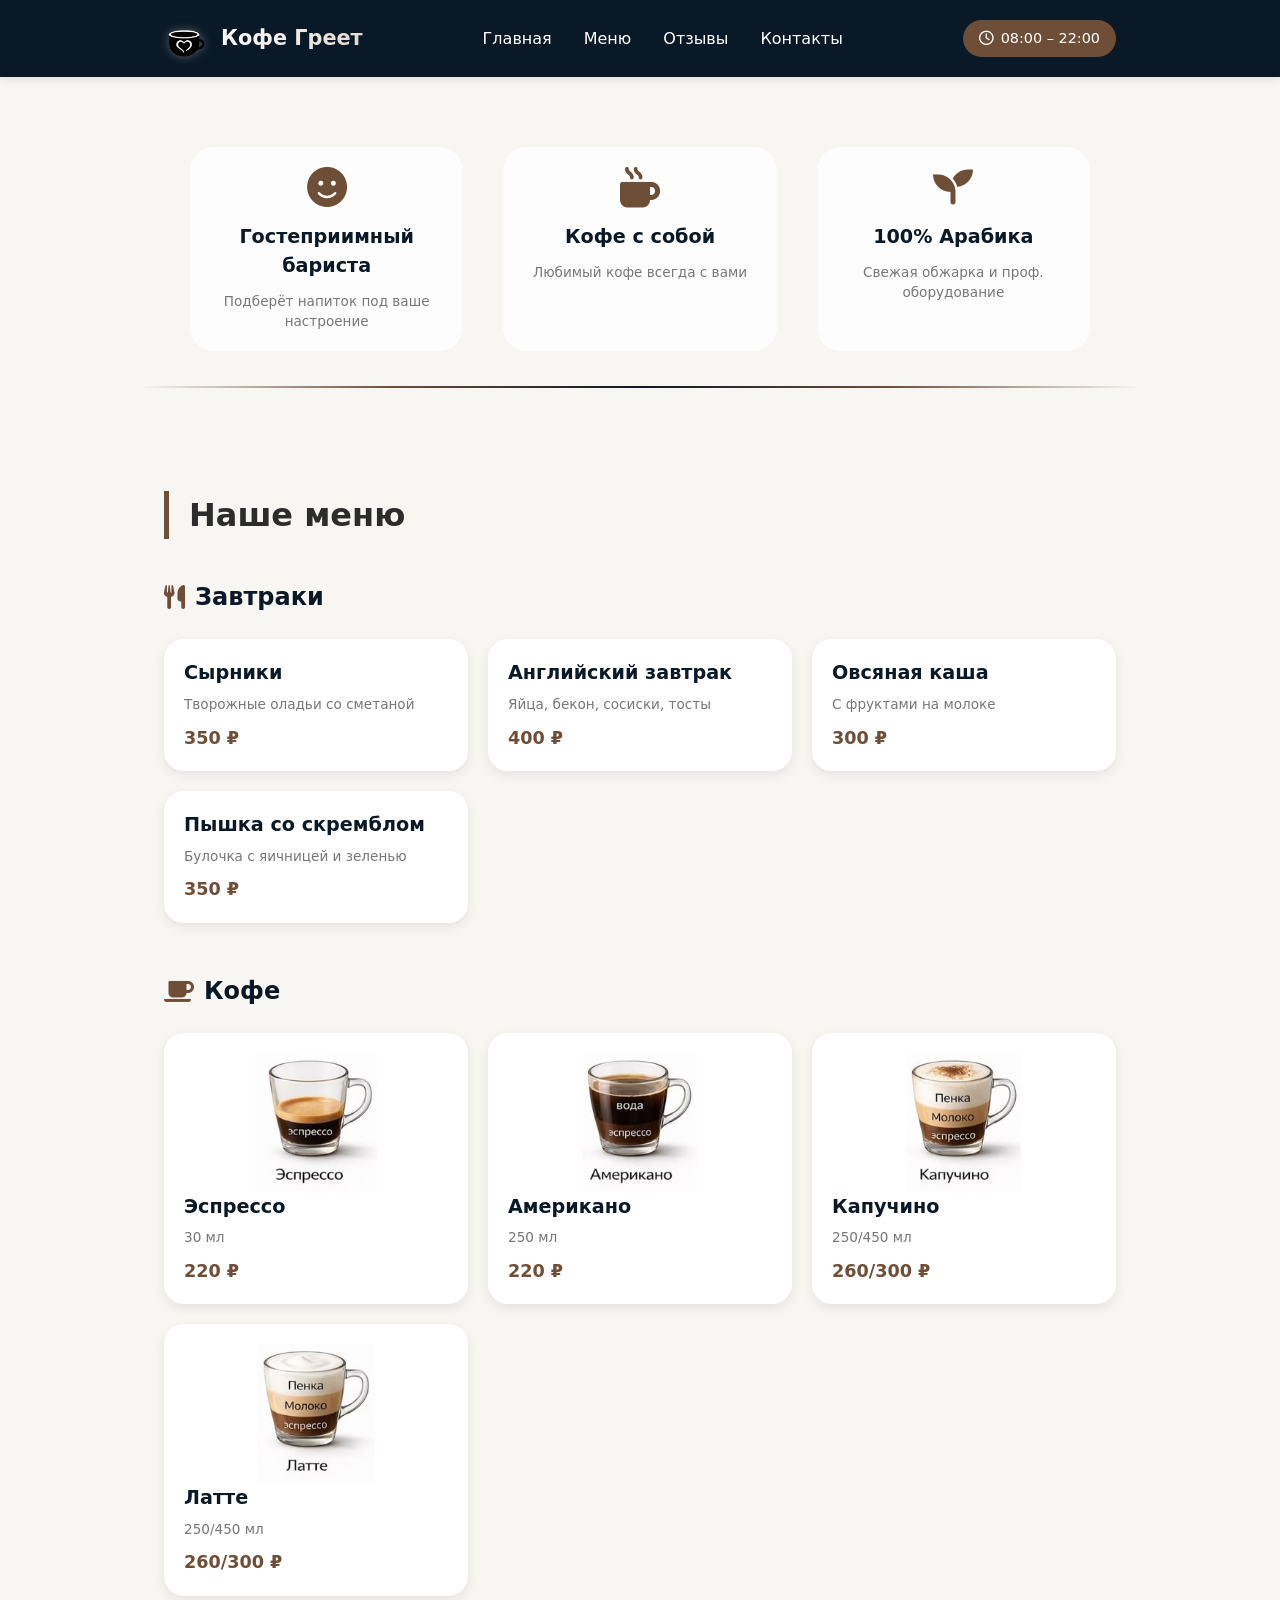
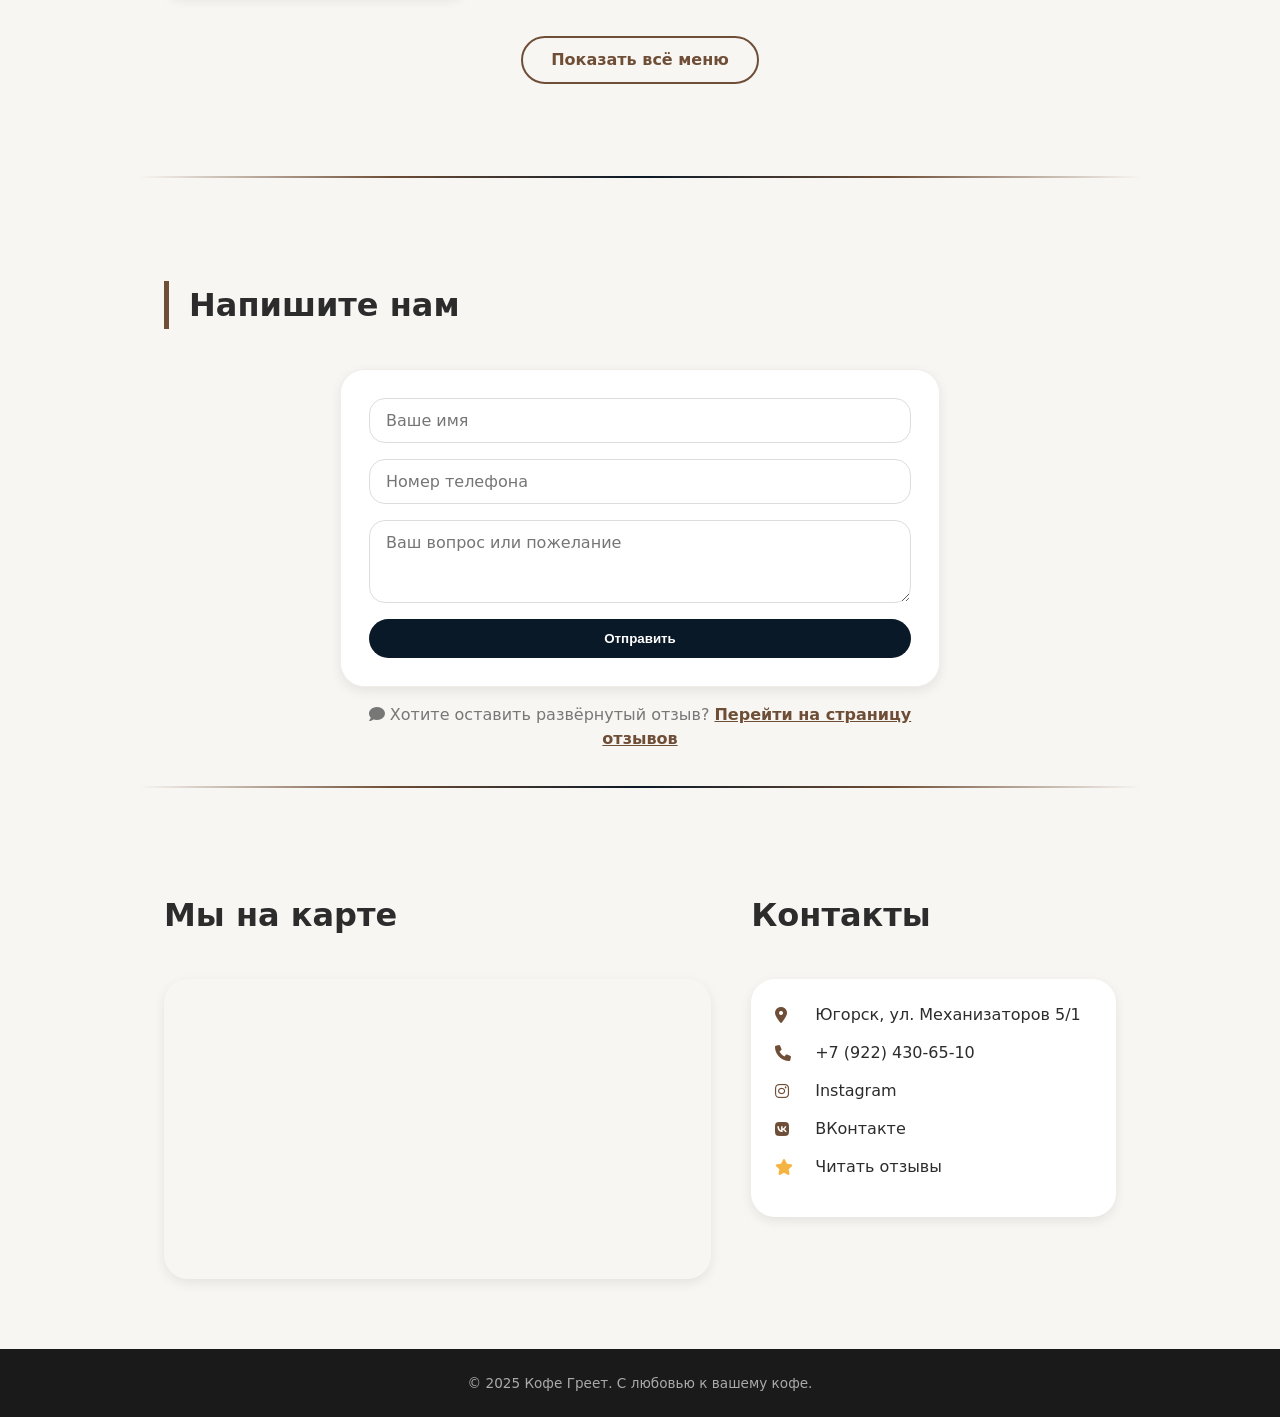
<file: index.html>
<!DOCTYPE html>
<html lang="ru">
<head>
    <meta charset="UTF-8" />
    <meta name="viewport" content="width=device-width, initial-scale=1.0" />
    <title>Кофе Греет — уютная кофейня</title>
    <link rel="stylesheet" href="style.css" />
    <link rel="stylesheet" href="https://cdnjs.cloudflare.com/ajax/libs/font-awesome/6.0.0-beta3/css/all.min.css" />
</head>
<body>

<!-- Preloader -->
<div class="preloader" id="preloader">
    <div class="preloader-content">
        <div class="coffee-cup">
            <div class="steam">
                <span></span><span></span><span></span><span></span><span></span>
            </div>
            <div class="cup-body">
                <div class="coffee-fill"></div>
            </div>
            <div class="cup-handle"></div>
            <div class="coffee-beans">
                <div class="bean"></div>
                <div class="bean"></div>
                <div class="bean"></div>
                <div class="bean"></div>
            </div>
        </div>
        <div class="preloader-title">Кофе Греет</div>
        <div class="preloader-spinner"></div>
        <div class="progress-bar">
            <div class="progress-bar-fill"></div>
        </div>
        <div class="loading-text">
            Загрузка<span>.</span><span>.</span><span>.</span>
        </div>
    </div>
</div>

<header>
    <div class="container header-container">
        <div class="logo">
            <img src="imgs/logo.png" alt="Кофе Греет" />
            <span>Кофе Греет</span>
        </div>

        <button class="burger-btn" id="burgerBtn" aria-label="Открыть меню">
            <span></span>
            <span></span>
            <span></span>
        </button>

        <nav class="nav-wrapper" id="navWrapper">
            <ul class="nav-menu">
                <li><a href="index.html">Главная</a></li>
                <li><a href="meny.html">Меню</a></li>
                <li><a href="about.html">Отзывы</a></li>
                <li><a href="#contacts">Контакты</a></li>
            </ul>
        </nav>

        <div class="work-time">
            <i class="far fa-clock"></i> 08:00 – 22:00
        </div>
    </div>
</header>

<div class="menu-overlay" id="menuOverlay"></div>

<main>
    <!-- Преимущества -->
    <section class="section advantages">
        <div class="container">
            <div class="advantages-grid">
                <div class="advantage-card">
                    <i class="fas fa-smile"></i>
                    <h3>Гостеприимный бариста</h3>
                    <p>Подберёт напиток под ваше настроение</p>
                </div>
                <div class="advantage-card">
                    <i class="fas fa-mug-hot"></i>
                    <h3>Кофе с собой</h3>
                    <p>Любимый кофе всегда с вами</p>
                </div>
                <div class="advantage-card">
                    <i class="fas fa-seedling"></i>
                    <h3>100% Арабика</h3>
                    <p>Свежая обжарка и проф. оборудование</p>
                </div>
            </div>
        </div>
    </section>

    <!-- Меню (часть) -->
    <section id="menu" class="section">
        <div class="container">
            <h2 class="section-title">Наше меню</h2>

            <!-- ЗАВТРАКИ (БЕЗ КАРТИНОК) -->
            <div class="menu-category">
                <h3 class="category-title"><i class="fas fa-utensils"></i> Завтраки</h3>
                <div class="menu-grid">
                    <div class="menu-card">
                        <h3>Сырники</h3>
                        <p>Творожные оладьи со сметаной</p>
                        <span class="price">350 ₽</span>
                    </div>
                    <div class="menu-card">
                        <h3>Английский завтрак</h3>
                        <p>Яйца, бекон, сосиски, тосты</p>
                        <span class="price">400 ₽</span>
                    </div>
                    <div class="menu-card">
                        <h3>Овсяная каша</h3>
                        <p>С фруктами на молоке</p>
                        <span class="price">300 ₽</span>
                    </div>
                    <div class="menu-card">
                        <h3>Пышка со скремблом</h3>
                        <p>Булочка с яичницей и зеленью</p>
                        <span class="price">350 ₽</span>
                    </div>
                </div>
            </div>

            <!-- КОФЕ (С КАРТИНКАМИ) -->
            <div class="menu-category">
                <h3 class="category-title"><i class="fas fa-coffee"></i> Кофе</h3>
                <div class="menu-grid">
                    <div class="menu-card">
                        <img src="imgs/экспрессо.png" alt="Эспрессо" class="menu-img" />
                        <h3>Эспрессо</h3><p>30 мл</p>
                        <span class="price">220 ₽</span>
                    </div>
                    <div class="menu-card">
                        <img src="imgs/американо.png" alt="Американо" class="menu-img" />
                        <h3>Американо</h3><p>250 мл</p>
                        <span class="price">220 ₽</span>
                    </div>
                    <div class="menu-card">
                        <img src="imgs/капучино.png" alt="Капучино" class="menu-img" />
                        <h3>Капучино</h3><p>250/450 мл</p>
                        <span class="price">260/300 ₽</span>
                    </div>
                    <div class="menu-card">
                        <img src="imgs/латте.png" alt="Латте" class="menu-img" />
                        <h3>Латте</h3><p>250/450 мл</p>
                        <span class="price">260/300 ₽</span>
                    </div>
                </div>
                <div class="btn-more-wrapper">
                    <a href="meny.html" class="btn-show-more">Показать всё меню</a>
                </div>
            </div>
        </div>
    </section>

    <!-- Форма обратной связи -->
    <section id="contacts-form" class="section">
        <div class="container">
            <h2 class="section-title">Напишите нам</h2>
            <div class="feedback-form-wrapper">
                <form class="feedback-form" id="feedbackForm" action="https://formspree.io/f/mnjegejd" method="POST">
                    <input type="text" name="name" placeholder="Ваше имя" required />
                    <input type="tel" name="phone" placeholder="Номер телефона" required />
                    <textarea name="message" rows="3" placeholder="Ваш вопрос или пожелание" required></textarea>
                    <button type="submit">Отправить</button>
                </form>
                <p style="text-align: center; margin-top: 16px; color: #777;">
                    <i class="fas fa-comment"></i> Хотите оставить развёрнутый отзыв? 
                    <a href="about.html" style="color: var(--coffee); font-weight: 600;">Перейти на страницу отзывов</a>
                </p>
            </div>
        </div>
    </section>

    <!-- Карта + контакты -->
    <section id="map-contacts" class="section map-contacts-section">
        <div class="container">
            <div class="map-contacts-wrapper">
                <div class="map-small">
                    <h2 class="section-title" style="border-left: none; padding-left: 0;">Мы на карте</h2>
                    <div class="map-wrapper-small">
                        <iframe src="https://yandex.ru/map-widget/v1/?ll=63.332390%2C61.313814&z=17&pt=63.333053%2C61.313608&what=this&mode=search&text=Югорск%20ул.%20Механизаторов%205%2F1" allowfullscreen loading="lazy"></iframe>
                    </div>
                </div>
                <div class="contacts-side" id="contacts">
                    <h2 class="section-title" style="border-left: none; padding-left: 0;">Контакты</h2>
                    <div class="contacts-info">
                        <p><i class="fas fa-map-marker-alt"></i> Югорск, ул. Механизаторов 5/1</p>
                        <p><i class="fas fa-phone"></i> <a href="tel:+79224306510">+7 (922) 430-65-10</a></p>
                        <p><i class="fab fa-instagram"></i> <a href="https://www.instagram.com" target="_blank">Instagram</a></p>
                        <p><i class="fab fa-vk"></i> <a href="https://vk.com/coffeegreyet" target="_blank">ВКонтакте</a></p>
                        <p><i class="fas fa-star" style="color: #f5b342;"></i> <a href="about.html">Читать отзывы</a></p>
                    </div>
                </div>
            </div>
        </div>
    </section>
</main>

<footer>
    <div class="container">
        <p>© 2025 Кофе Греет. С любовью к вашему кофе.</p>
    </div>
</footer>

<script>
    // Preloader
    window.addEventListener('load', function() {
        const preloader = document.getElementById('preloader');
        setTimeout(function() {
            preloader.classList.add('hidden');
        }, 1200);
    });

    // Бургер-меню
    const burgerBtn = document.getElementById('burgerBtn');
    const navWrapper = document.getElementById('navWrapper');
    const menuOverlay = document.getElementById('menuOverlay');

    function openMenu() {
        burgerBtn.classList.add('active');
        navWrapper.classList.add('active');
        menuOverlay.classList.add('active');
        document.body.style.overflow = 'hidden';
    }

    function closeMenu() {
        burgerBtn.classList.remove('active');
        navWrapper.classList.remove('active');
        menuOverlay.classList.remove('active');
        document.body.style.overflow = '';
    }

    burgerBtn.addEventListener('click', function() {
        if (navWrapper.classList.contains('active')) {
            closeMenu();
        } else {
            openMenu();
        }
    });

    menuOverlay.addEventListener('click', closeMenu);

    document.querySelectorAll('.nav-menu a').forEach(link => {
        link.addEventListener('click', closeMenu);
    });

    // Форма обратной связи
    document.getElementById('feedbackForm').addEventListener('submit', function(e) {
        e.preventDefault();
        
        const form = this;
        const submitBtn = form.querySelector('button[type="submit"]');
        const originalText = submitBtn.textContent;
        
        submitBtn.textContent = '⏳ Отправка...';
        submitBtn.disabled = true;
        submitBtn.style.opacity = '0.7';
        
        const formData = new FormData(form);
        
        fetch(form.action, {
            method: 'POST',
            body: formData,
            headers: {
                'Accept': 'application/json'
            }
        })
        .then(response => {
            if (response.ok) {
                alert('✅ Спасибо! Ваше сообщение отправлено. Мы свяжемся с вами в ближайшее время.');
                form.reset();
            } else {
                alert('❌ Произошла ошибка. Попробуйте позже.');
            }
        })
        .catch(error => {
            alert('❌ Произошла ошибка. Попробуйте позже.');
        })
        .finally(() => {
            submitBtn.textContent = originalText;
            submitBtn.disabled = false;
            submitBtn.style.opacity = '1';
        });
    });
</script>
</body>
</html>
</file>
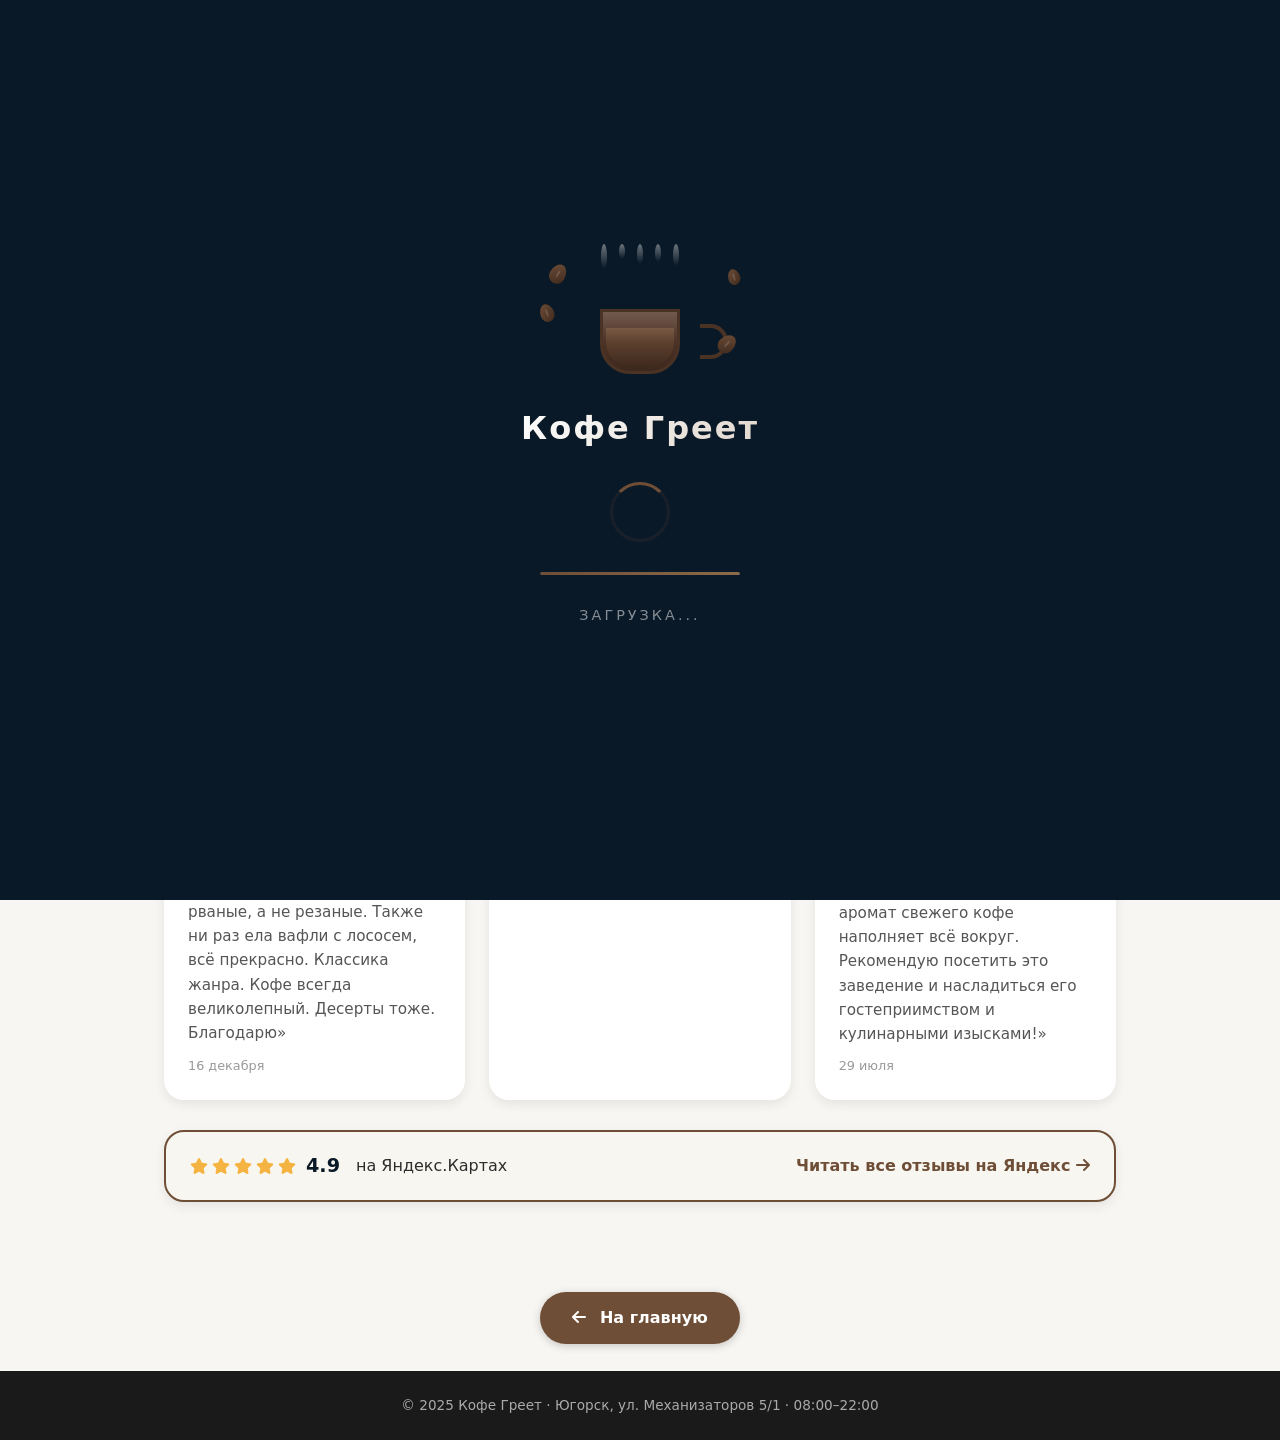
<file: about.html>
<!DOCTYPE html>
<html lang="ru">
<head>
    <meta charset="UTF-8" />
    <meta name="viewport" content="width=device-width, initial-scale=1.0" />
    <title>Отзывы — Кофе Греет</title>
    <link rel="stylesheet" href="about.css" />
    <link rel="stylesheet" href="https://cdnjs.cloudflare.com/ajax/libs/font-awesome/6.0.0-beta3/css/all.min.css" />
</head>
<body>

<!-- Preloader -->
<div class="preloader" id="preloader">
    <div class="preloader-content">
        <div class="coffee-cup">
            <div class="steam">
                <span></span><span></span><span></span><span></span><span></span>
            </div>
            <div class="cup-body">
                <div class="coffee-fill"></div>
            </div>
            <div class="cup-handle"></div>
            <div class="coffee-beans">
                <div class="bean"></div>
                <div class="bean"></div>
                <div class="bean"></div>
                <div class="bean"></div>
            </div>
        </div>
        <div class="preloader-title">Кофе Греет</div>
        <div class="preloader-spinner"></div>
        <div class="progress-bar">
            <div class="progress-bar-fill"></div>
        </div>
        <div class="loading-text">
            Загрузка<span>.</span><span>.</span><span>.</span>
        </div>
    </div>
</div>

<header>
    <div class="container header-container">
        <div class="logo">
            <img src="imgs/logo.png" alt="Кофе Греет" />
            <span>Кофе Греет</span>
        </div>

        <button class="burger-btn" id="burgerBtn" aria-label="Открыть меню">
            <span></span>
            <span></span>
            <span></span>
        </button>

        <nav class="nav-wrapper" id="navWrapper">
            <ul class="nav-menu">
                <li><a href="index.html">Главная</a></li>
                <li><a href="meny.html">Меню</a></li>
                <li><a href="about.html">Отзывы</a></li>
                <li><a href="index.html#contacts">Контакты</a></li>
            </ul>
        </nav>

        <div class="work-time">
            <i class="far fa-clock"></i> 08:00 – 22:00
        </div>
    </div>
</header>

<div class="menu-overlay" id="menuOverlay"></div>

<main>
    <div class="container">
        <!-- Отзывы -->
        <section class="feedback-section reviews-section">
            <div class="feedback-header">
                <h1><i class="fas fa-star" style="color: #f5b342;"></i> Отзывы наших гостей</h1>
                <p>Реальные отзывы о нашей кофейне</p>
            </div>

            <div class="reviews-wrapper">
                <!-- Отзыв 1 -->
                <div class="review-card">
                    <div class="review-header">
                        <span class="review-name">molka2557</span>
                        <span class="review-rating">
                            <i class="fas fa-star"></i>
                            <i class="fas fa-star"></i>
                            <i class="fas fa-star"></i>
                            <i class="fas fa-star"></i>
                            <i class="fas fa-star"></i>
                        </span>
                    </div>
                    <p>«всё понравилось, кофе шикарный, впервые попробовала такой вкусный, брала капучино. Также ели вафли, которые были очень вкусными! Приходили в будний день, народу не было. Те кто жалуются на долгую отдачу в выходные-вы не одни!!»</p>
                    <span class="review-date">7 мая</span>
                </div>

                <!-- Отзыв 2 -->
                <div class="review-card">
                    <div class="review-header">
                        <span class="review-name">Ammm</span>
                        <span class="review-rating">
                            <i class="fas fa-star"></i>
                            <i class="fas fa-star"></i>
                            <i class="fas fa-star"></i>
                            <i class="fas fa-star"></i>
                            <i class="far fa-star"></i>
                        </span>
                    </div>
                    <p>«Десерты и кофе вкусные! Но вот летние напитки ужасны 🤯 Попробовали все, те что с кофе очень горькие, один эспрессо, только с киви нормальный коктейль, за такую цену ожидали лучшего.. Просьба, вкусы что в составе делать более насыщенные, а то один лед и вода.. Спасибо.»</p>
                    <span class="review-date">9 июля</span>
                </div>

                <!-- Отзыв 3 -->
                <div class="review-card">
                    <div class="review-header">
                        <span class="review-name">Andrey Prusakov</span>
                        <span class="review-rating">
                            <i class="fas fa-star"></i>
                            <i class="fas fa-star"></i>
                            <i class="fas fa-star"></i>
                            <i class="fas fa-star"></i>
                            <i class="fas fa-star"></i>
                        </span>
                    </div>
                    <p>«Кофе вкусный, место приятное, завтраки аппетитные и сытные...»</p>
                    <span class="review-date">17 ноября</span>
                </div>

                <!-- Отзыв 4 -->
                <div class="review-card">
                    <div class="review-header">
                        <span class="review-name">Инна</span>
                        <span class="review-rating">
                            <i class="fas fa-star"></i>
                            <i class="fas fa-star"></i>
                            <i class="fas fa-star"></i>
                            <i class="fas fa-star"></i>
                            <i class="fas fa-star"></i>
                        </span>
                    </div>
                    <p>«Часто бываю на завтраке. Больше всего нравится боул, он такой изобильный. Я бы из него убрала оливки, хороших оливок сейчас не найдёшь за дешево, а эти делают вкус дешевым. Хотя все остальные компоненты очень достойные. Листья салата хотелось бы рваные, а не резаные. Также ни раз ела вафли с лососем, всё прекрасно. Классика жанра. Кофе всегда великолепный. Десерты тоже. Благодарю»</p>
                    <span class="review-date">16 декабря</span>
                </div>

                <!-- Отзыв 5 -->
                <div class="review-card">
                    <div class="review-header">
                        <span class="review-name">Снежана Юрьевна</span>
                        <span class="review-rating">
                            <i class="fas fa-star"></i>
                            <i class="fas fa-star"></i>
                            <i class="fas fa-star"></i>
                            <i class="fas fa-star"></i>
                            <i class="fas fa-star"></i>
                        </span>
                    </div>
                    <p>«Божественно вкусные вафли! 🧇 Мы брали с бананом и мороженным. Очень вкусный кофе ☕️ и лимонад с киви🥝. Персонал вежливый, приятный. Атмосфера уютная. Хорошее место!»</p>
                    <span class="review-date">16 июня</span>
                </div>

                <!-- Отзыв 6 -->
                <div class="review-card">
                    <div class="review-header">
                        <span class="review-name">Тимофей Журавель</span>
                        <span class="review-rating">
                            <i class="fas fa-star"></i>
                            <i class="fas fa-star"></i>
                            <i class="fas fa-star"></i>
                            <i class="fas fa-star"></i>
                            <i class="fas fa-star"></i>
                        </span>
                    </div>
                    <p>«Кофе греет - это удивительное место, где можно насладиться вкуснейшим кофе и восхитительными завтраками и обедами. Обстановка там очень приятная, обслуживание дружелюбное, а аромат свежего кофе наполняет всё вокруг. Рекомендую посетить это заведение и насладиться его гостеприимством и кулинарными изысками!»</p>
                    <span class="review-date">29 июля</span>
                </div>
            </div>

            <!-- Яндекс отзывы -->
            <div class="yandex-review-wrapper">
                <div class="review-card yandex-review">
                    <div class="yandex-rating">
                        <i class="fas fa-star" style="color: #f5b342;"></i>
                        <i class="fas fa-star" style="color: #f5b342;"></i>
                        <i class="fas fa-star" style="color: #f5b342;"></i>
                        <i class="fas fa-star" style="color: #f5b342;"></i>
                        <i class="fas fa-star" style="color: #f5b342;"></i>
                        <span class="rating-value">4.9</span>
                    </div>
                    <span class="yandex-label">на Яндекс.Картах</span>
                    <a href="https://yandex.ru/maps/11177/ugorsk/?add-review=true&from=mapframe&ll=63.339383%2C61.314696&mode=poi&poi%5Bpoint%5D=63.339239%2C61.314762&poi%5Buri%5D=ymapsbm1%3A%2F%2Forg%3Foid%3D2334949052&tab=reviews&z=18" target="_blank" class="yandex-link">
                        Читать все отзывы на Яндекс <i class="fas fa-arrow-right"></i>
                    </a>
                </div>
            </div>
        </section>

        <!-- Кнопка "На главную" -->
        <div class="back-wrapper">
            <a href="index.html" class="btn-back">
                <i class="fas fa-arrow-left"></i> На главную
            </a>
        </div>
    </div>
</main>

<footer>
    <div class="container">
        <p>© 2025 Кофе Греет · Югорск, ул. Механизаторов 5/1 · 08:00–22:00</p>
    </div>
</footer>

<script>
    // Preloader
    window.addEventListener('load', function() {
        const preloader = document.getElementById('preloader');
        setTimeout(function() {
            preloader.classList.add('hidden');
        }, 1200);
    });

    // Бургер-меню
    const burgerBtn = document.getElementById('burgerBtn');
    const navWrapper = document.getElementById('navWrapper');
    const menuOverlay = document.getElementById('menuOverlay');

    function openMenu() {
        burgerBtn.classList.add('active');
        navWrapper.classList.add('active');
        menuOverlay.classList.add('active');
        document.body.style.overflow = 'hidden';
    }

    function closeMenu() {
        burgerBtn.classList.remove('active');
        navWrapper.classList.remove('active');
        menuOverlay.classList.remove('active');
        document.body.style.overflow = '';
    }

    burgerBtn.addEventListener('click', function() {
        if (navWrapper.classList.contains('active')) {
            closeMenu();
        } else {
            openMenu();
        }
    });

    menuOverlay.addEventListener('click', closeMenu);

    document.querySelectorAll('.nav-menu a').forEach(link => {
        link.addEventListener('click', closeMenu);
    });
</script>
</body>
</html>
</file>
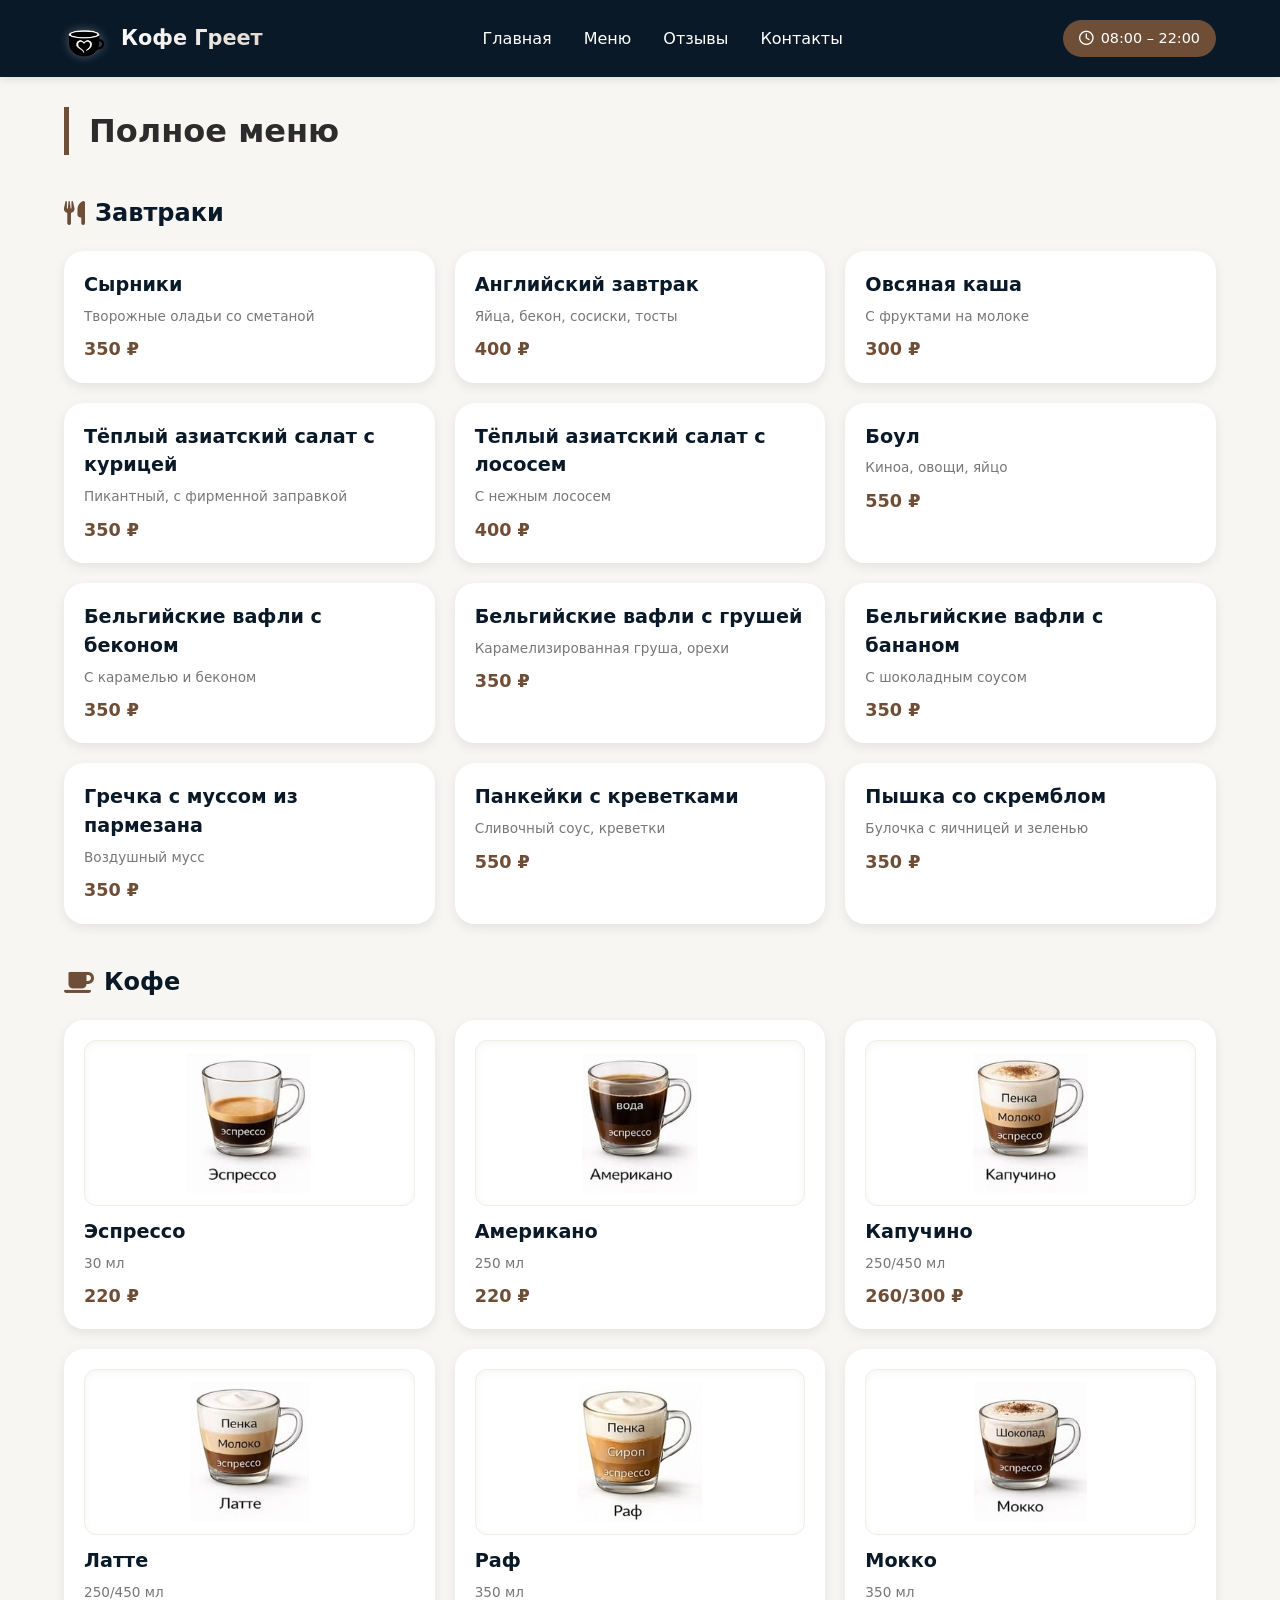
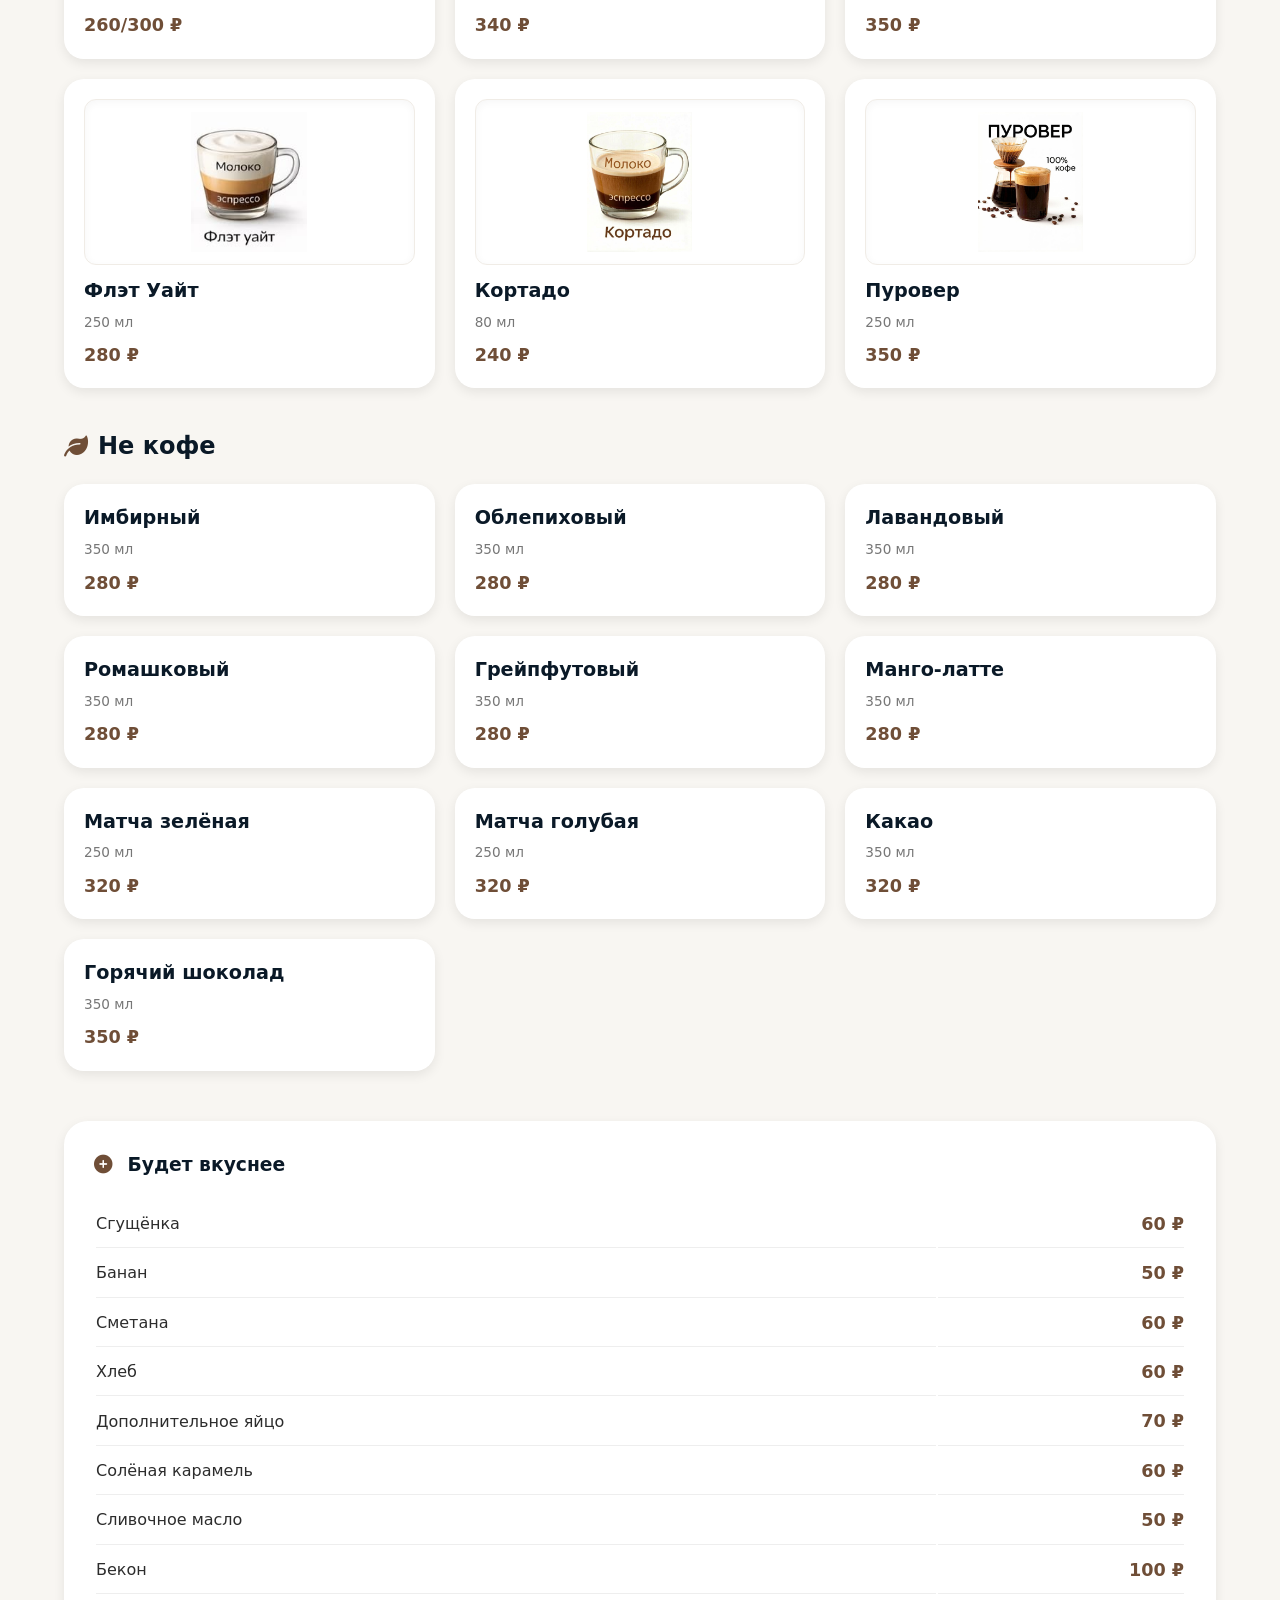
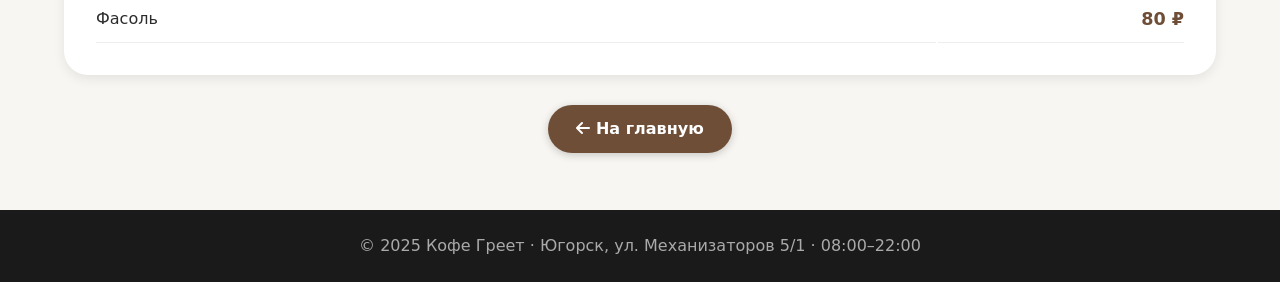
<file: meny.html>
<!DOCTYPE html>
<html lang="ru">
<head>
    <meta charset="UTF-8" />
    <meta name="viewport" content="width=device-width, initial-scale=1.0" />
    <title>Меню — Кофе Греет</title>
    <link rel="stylesheet" href="meny.css" />
    <link rel="stylesheet" href="https://cdnjs.cloudflare.com/ajax/libs/font-awesome/6.0.0-beta3/css/all.min.css" />
</head>
<body>

<!-- Preloader -->
<div class="preloader" id="preloader">
    <div class="preloader-content">
        <div class="coffee-cup">
            <div class="steam">
                <span></span><span></span><span></span><span></span><span></span>
            </div>
            <div class="cup-body">
                <div class="coffee-fill"></div>
            </div>
            <div class="cup-handle"></div>
            <div class="coffee-beans">
                <div class="bean"></div>
                <div class="bean"></div>
                <div class="bean"></div>
                <div class="bean"></div>
            </div>
        </div>
        <div class="preloader-title">Кофе Греет</div>
        <div class="preloader-spinner"></div>
        <div class="progress-bar">
            <div class="progress-bar-fill"></div>
        </div>
        <div class="loading-text">
            Загрузка<span>.</span><span>.</span><span>.</span>
        </div>
    </div>
</div>

<header>
    <div class="container header-container">
        <div class="logo">
            <img src="imgs/logo.png" alt="Кофе Греет" />
            <span>Кофе Греет</span>
        </div>

        <button class="burger-btn" id="burgerBtn" aria-label="Открыть меню">
            <span></span>
            <span></span>
            <span></span>
        </button>

        <nav class="nav-wrapper" id="navWrapper">
            <ul class="nav-menu">
                <li><a href="index.html">Главная</a></li>
                <li><a href="meny.html">Меню</a></li>
                <li><a href="about.html">Отзывы</a></li>
                <li><a href="index.html#contacts">Контакты</a></li>
            </ul>
        </nav>

        <div class="work-time">
            <i class="far fa-clock"></i> 08:00 – 22:00
        </div>
    </div>
</header>

<div class="menu-overlay" id="menuOverlay"></div>

<main>
    <div class="container">
        <h1 class="section-title" style="margin-top: 30px;">Полное меню</h1>

        <!-- ====== ЗАВТРАКИ ====== -->
        <div id="breakfasts">
            <h2 class="category-title"><i class="fas fa-utensils"></i> Завтраки</h2>
            <div class="menu-grid">
                <div class="menu-card"><h3>Сырники</h3><p>Творожные оладьи со сметаной</p><span class="price">350 ₽</span></div>
                <div class="menu-card"><h3>Английский завтрак</h3><p>Яйца, бекон, сосиски, тосты</p><span class="price">400 ₽</span></div>
                <div class="menu-card"><h3>Овсяная каша</h3><p>С фруктами на молоке</p><span class="price">300 ₽</span></div>
                <div class="menu-card"><h3>Тёплый азиатский салат с курицей</h3><p>Пикантный, с фирменной заправкой</p><span class="price">350 ₽</span></div>
                <div class="menu-card"><h3>Тёплый азиатский салат с лососем</h3><p>С нежным лососем</p><span class="price">400 ₽</span></div>
                <div class="menu-card"><h3>Боул</h3><p>Киноа, овощи, яйцо</p><span class="price">550 ₽</span></div>
                <div class="menu-card"><h3>Бельгийские вафли с беконом</h3><p>С карамелью и беконом</p><span class="price">350 ₽</span></div>
                <div class="menu-card"><h3>Бельгийские вафли с грушей</h3><p>Карамелизированная груша, орехи</p><span class="price">350 ₽</span></div>
                <div class="menu-card"><h3>Бельгийские вафли с бананом</h3><p>С шоколадным соусом</p><span class="price">350 ₽</span></div>
                <div class="menu-card"><h3>Гречка с муссом из пармезана</h3><p>Воздушный мусс</p><span class="price">350 ₽</span></div>
                <div class="menu-card"><h3>Панкейки с креветками</h3><p>Сливочный соус, креветки</p><span class="price">550 ₽</span></div>
                <div class="menu-card"><h3>Пышка со скремблом</h3><p>Булочка с яичницей и зеленью</p><span class="price">350 ₽</span></div>
            </div>
        </div>

        <!-- ====== КОФЕ ====== -->
        <div id="coffee">
            <h2 class="category-title"><i class="fas fa-coffee"></i> Кофе</h2>
            <div class="menu-grid">
                <div class="menu-card">
                    <div class="menu-img-wrapper">
                        <img src="imgs/экспрессо.png" alt="Эспрессо" class="menu-img" />
                    </div>
                    <h3>Эспрессо</h3>
                    <p>30 мл</p>
                    <span class="price">220 ₽</span>
                </div>
                <div class="menu-card">
                    <div class="menu-img-wrapper">
                        <img src="imgs/американо.png" alt="Американо" class="menu-img" />
                    </div>
                    <h3>Американо</h3>
                    <p>250 мл</p>
                    <span class="price">220 ₽</span>
                </div>
                <div class="menu-card">
                    <div class="menu-img-wrapper">
                        <img src="imgs/капучино.png" alt="Капучино" class="menu-img" />
                    </div>
                    <h3>Капучино</h3>
                    <p>250/450 мл</p>
                    <span class="price">260/300 ₽</span>
                </div>
                <div class="menu-card">
                    <div class="menu-img-wrapper">
                        <img src="imgs/латте.png" alt="Латте" class="menu-img" />
                    </div>
                    <h3>Латте</h3>
                    <p>250/450 мл</p>
                    <span class="price">260/300 ₽</span>
                </div>
                <div class="menu-card">
                    <div class="menu-img-wrapper">
                        <img src="imgs/раф.jpeg" alt="Раф" class="menu-img" />
                    </div>
                    <h3>Раф</h3>
                    <p>350 мл</p>
                    <span class="price">340 ₽</span>
                </div>
                <div class="menu-card">
                    <div class="menu-img-wrapper">
                        <img src="imgs/мокко.png" alt="Мокко" class="menu-img" />
                    </div>
                    <h3>Мокко</h3>
                    <p>350 мл</p>
                    <span class="price">350 ₽</span>
                </div>
                <div class="menu-card">
                    <div class="menu-img-wrapper">
                        <img src="imgs/флэт.png" alt="Флэт Уайт" class="menu-img" />
                    </div>
                    <h3>Флэт Уайт</h3>
                    <p>250 мл</p>
                    <span class="price">280 ₽</span>
                </div>
                <div class="menu-card">
                    <div class="menu-img-wrapper">
                        <img src="imgs/кортадо.jpeg" alt="Кортадо" class="menu-img" />
                    </div>
                    <h3>Кортадо</h3>
                    <p>80 мл</p>
                    <span class="price">240 ₽</span>
                </div>
                <div class="menu-card">
                    <div class="menu-img-wrapper">
                        <img src="imgs/пуровер.jpeg" alt="Пуровер" class="menu-img" />
                    </div>
                    <h3>Пуровер</h3>
                    <p>250 мл</p>
                    <span class="price">350 ₽</span>
                </div>
            </div>
        </div>

        <!-- ====== НЕ КОФЕ ====== -->
        <div id="not-coffee">
            <h2 class="category-title"><i class="fas fa-leaf"></i> Не кофе</h2>
            <div class="menu-grid">
                <div class="menu-card"><h3>Имбирный</h3><p>350 мл</p><span class="price">280 ₽</span></div>
                <div class="menu-card"><h3>Облепиховый</h3><p>350 мл</p><span class="price">280 ₽</span></div>
                <div class="menu-card"><h3>Лавандовый</h3><p>350 мл</p><span class="price">280 ₽</span></div>
                <div class="menu-card"><h3>Ромашковый</h3><p>350 мл</p><span class="price">280 ₽</span></div>
                <div class="menu-card"><h3>Грейпфутовый</h3><p>350 мл</p><span class="price">280 ₽</span></div>
                <div class="menu-card"><h3>Манго-латте</h3><p>350 мл</p><span class="price">280 ₽</span></div>
                <div class="menu-card"><h3>Матча зелёная</h3><p>250 мл</p><span class="price">320 ₽</span></div>
                <div class="menu-card"><h3>Матча голубая</h3><p>250 мл</p><span class="price">320 ₽</span></div>
                <div class="menu-card"><h3>Какао</h3><p>350 мл</p><span class="price">320 ₽</span></div>
                <div class="menu-card"><h3>Горячий шоколад</h3><p>350 мл</p><span class="price">350 ₽</span></div>
            </div>
        </div>

        <!-- ====== ДОБАВКИ ====== -->
        <div class="addons-section">
            <h3><i class="fas fa-plus-circle"></i> Будет вкуснее</h3>
            <table class="addons-table">
                <tr><td>Сгущёнка</td><td class="price">60 ₽</td></tr>
                <tr><td>Банан</td><td class="price">50 ₽</td></tr>
                <tr><td>Сметана</td><td class="price">60 ₽</td></tr>
                <tr><td>Хлеб</td><td class="price">60 ₽</td></tr>
                <tr><td>Дополнительное яйцо</td><td class="price">70 ₽</td></tr>
                <tr><td>Солёная карамель</td><td class="price">60 ₽</td></tr>
                <tr><td>Сливочное масло</td><td class="price">50 ₽</td></tr>
                <tr><td>Бекон</td><td class="price">100 ₽</td></tr>
                <tr><td>Фасоль</td><td class="price">80 ₽</td></tr>
            </table>
        </div>

        <div class="back-wrapper">
            <a href="index.html" class="btn-back"><i class="fas fa-arrow-left"></i> На главную</a>
        </div>
    </div>
</main>

<footer>
    <div class="container">
        <p>© 2025 Кофе Греет · Югорск, ул. Механизаторов 5/1 · 08:00–22:00</p>
    </div>
</footer>

<script>
    window.addEventListener('load', function() {
        const preloader = document.getElementById('preloader');
        setTimeout(function() {
            preloader.classList.add('hidden');
        }, 1200);
    });

    // Бургер-меню
    const burgerBtn = document.getElementById('burgerBtn');
    const navWrapper = document.getElementById('navWrapper');
    const menuOverlay = document.getElementById('menuOverlay');

    function openMenu() {
        burgerBtn.classList.add('active');
        navWrapper.classList.add('active');
        menuOverlay.classList.add('active');
        document.body.style.overflow = 'hidden';
    }

    function closeMenu() {
        burgerBtn.classList.remove('active');
        navWrapper.classList.remove('active');
        menuOverlay.classList.remove('active');
        document.body.style.overflow = '';
    }

    burgerBtn.addEventListener('click', function() {
        if (navWrapper.classList.contains('active')) {
            closeMenu();
        } else {
            openMenu();
        }
    });

    menuOverlay.addEventListener('click', closeMenu);

    document.querySelectorAll('.nav-menu a').forEach(link => {
        link.addEventListener('click', closeMenu);
    });
</script>
</body>
</html>
</file>
<file: style.css>
:root {
    --dark-blue: #0A1927;
    --coffee: #6F4E37;
    --coffee-light: #8B6B4A;
    --black: #1A1A1A;
    --bg: #F8F6F2;
    --text: #2C2C2C;
    --white: #FFFFFF;
    --shadow-sm: 0 4px 12px rgba(0, 0, 0, 0.08);
    --shadow-md: 0 8px 24px rgba(0, 0, 0, 0.12);
    --shadow-lg: 0 12px 32px rgba(0, 0, 0, 0.16);
    --glow-gold: 0 0 12px rgba(111, 78, 55, 0.5);
    --glow-gold-strong: 0 0 20px rgba(111, 78, 55, 0.6);
}
* {
    margin: 0;
    padding: 0;
    box-sizing: border-box;
}
body {
    font-family: system-ui, -apple-system, 'Segoe UI', Roboto, sans-serif;
    background: var(--bg);
    color: var(--text);
    line-height: 1.5;
}

/* ===== PRELOADER ===== */
.preloader {
    position: fixed;
    top: 0;
    left: 0;
    width: 100%;
    height: 100%;
    background: var(--dark-blue);
    display: flex;
    flex-direction: column;
    align-items: center;
    justify-content: center;
    z-index: 9999;
    transition: opacity 0.8s ease, visibility 0.8s ease;
}
.preloader.hidden {
    opacity: 0;
    visibility: hidden;
    pointer-events: none;
}
.preloader-content {
    display: flex;
    flex-direction: column;
    align-items: center;
    gap: 30px;
    animation: preloaderFadeIn 0.6s ease-out;
}
@keyframes preloaderFadeIn {
    0% { opacity: 0; transform: scale(0.9); }
    100% { opacity: 1; transform: scale(1); }
}

/* Чашка кофе */
.coffee-cup {
    position: relative;
    width: 120px;
    height: 100px;
    animation: cupFloat 2s ease-in-out infinite;
}
@keyframes cupFloat {
    0%, 100% { transform: translateY(0); }
    50% { transform: translateY(-10px); }
}

.cup-body {
    position: absolute;
    bottom: 0;
    left: 50%;
    transform: translateX(-50%);
    width: 80px;
    height: 65px;
    background: linear-gradient(180deg, #5a3d2e 0%, #3d281d 100%);
    border-radius: 0 0 30px 30px;
    border: 3px solid #4a3224;
    overflow: hidden;
}
.cup-body::after {
    content: '';
    position: absolute;
    top: 0;
    left: 0;
    width: 100%;
    height: 30px;
    background: linear-gradient(180deg, 
        rgba(255,255,255,0.15) 0%,
        rgba(255,255,255,0) 100%
    );
}
.cup-handle {
    position: absolute;
    bottom: 15px;
    right: -28px;
    width: 28px;
    height: 35px;
    border: 4px solid #4a3224;
    border-left: none;
    border-radius: 0 20px 20px 0;
}

/* Кофе внутри */
.coffee-fill {
    position: absolute;
    bottom: 3px;
    left: 3px;
    right: 3px;
    height: 40px;
    background: linear-gradient(180deg, #6F4E37 0%, #3d281d 100%);
    border-radius: 0 0 26px 26px;
    animation: coffeeRipple 1.5s ease-in-out infinite;
}
@keyframes coffeeRipple {
    0%, 100% { 
        height: 40px;
        opacity: 1;
    }
    50% { 
        height: 35px;
        opacity: 0.8;
    }
}

/* Пар */
.steam {
    position: absolute;
    top: -30px;
    left: 50%;
    transform: translateX(-50%);
    display: flex;
    gap: 12px;
}
.steam span {
    display: block;
    width: 6px;
    height: 20px;
    background: linear-gradient(180deg, rgba(255,255,255,0.4) 0%, transparent 100%);
    border-radius: 50%;
    animation: steamRise 2s ease-in-out infinite;
}
.steam span:nth-child(1) { animation-delay: 0s; height: 25px; }
.steam span:nth-child(2) { animation-delay: 0.4s; height: 15px; }
.steam span:nth-child(3) { animation-delay: 0.8s; height: 20px; }
.steam span:nth-child(4) { animation-delay: 1.2s; height: 18px; }
.steam span:nth-child(5) { animation-delay: 1.6s; height: 22px; }

@keyframes steamRise {
    0% {
        transform: translateY(0) scale(1);
        opacity: 0.6;
    }
    100% {
        transform: translateY(-40px) scale(1.5);
        opacity: 0;
    }
}

/* Зерна кофе вокруг чашки */
.coffee-beans {
    position: absolute;
    width: 100%;
    height: 100%;
    top: 0;
    left: 0;
    pointer-events: none;
}
.bean {
    position: absolute;
    width: 16px;
    height: 20px;
    background: linear-gradient(135deg, #6F4E37 0%, #3d281d 100%);
    border-radius: 50% 50% 50% 50% / 60% 60% 40% 40%;
    animation: beanFloat 3s ease-in-out infinite;
}
.bean::after {
    content: '';
    position: absolute;
    top: 50%;
    left: 50%;
    transform: translate(-50%, -50%);
    width: 2px;
    height: 8px;
    background: rgba(255,255,255,0.15);
    border-radius: 50%;
}
.bean:nth-child(1) {
    top: -10px;
    left: -30px;
    animation-delay: 0s;
    transform: rotate(30deg);
}
.bean:nth-child(2) {
    top: 30px;
    left: -40px;
    animation-delay: 0.5s;
    transform: rotate(-20deg);
    width: 14px;
    height: 18px;
}
.bean:nth-child(3) {
    bottom: 20px;
    right: -35px;
    animation-delay: 1s;
    transform: rotate(45deg);
}
.bean:nth-child(4) {
    top: -5px;
    right: -40px;
    animation-delay: 1.5s;
    transform: rotate(-15deg);
    width: 12px;
    height: 16px;
}
@keyframes beanFloat {
    0%, 100% { transform: rotate(var(--rot)) translateY(0); opacity: 0.7; }
    50% { transform: rotate(var(--rot)) translateY(-8px); opacity: 1; }
}
.bean:nth-child(1) { --rot: 30deg; }
.bean:nth-child(2) { --rot: -20deg; }
.bean:nth-child(3) { --rot: 45deg; }
.bean:nth-child(4) { --rot: -15deg; }

/* Название */
.preloader-title {
    color: white;
    font-weight: 700;
    font-size: 2rem;
    background: linear-gradient(135deg, #fff, #e0d6cc);
    background-clip: text;
    -webkit-background-clip: text;
    color: transparent;
    letter-spacing: 2px;
}

/* Спиннер */
.preloader-spinner {
    position: relative;
    width: 60px;
    height: 60px;
}
.preloader-spinner::before {
    content: '';
    position: absolute;
    inset: 0;
    border-radius: 50%;
    border: 3px solid rgba(111, 78, 55, 0.15);
}
.preloader-spinner::after {
    content: '';
    position: absolute;
    inset: 0;
    border-radius: 50%;
    border: 3px solid transparent;
    border-top-color: var(--coffee);
    animation: spin 1s linear infinite;
}
@keyframes spin {
    0% { transform: rotate(0deg); }
    100% { transform: rotate(360deg); }
}

/* Текст загрузки */
.loading-text {
    color: rgba(255, 255, 255, 0.5);
    font-size: 0.9rem;
    letter-spacing: 3px;
    text-transform: uppercase;
    font-weight: 300;
}
.loading-text span {
    display: inline-block;
    animation: dotsBounce 1.4s infinite;
}
.loading-text span:nth-child(2) { animation-delay: 0.2s; }
.loading-text span:nth-child(3) { animation-delay: 0.4s; }
@keyframes dotsBounce {
    0%, 80%, 100% { transform: scale(1); opacity: 0.3; }
    40% { transform: scale(1.3); opacity: 1; }
}

/* Прогресс-бар */
.progress-bar {
    width: 200px;
    height: 3px;
    background: rgba(255, 255, 255, 0.08);
    border-radius: 4px;
    overflow: hidden;
}
.progress-bar-fill {
    height: 100%;
    width: 0%;
    background: linear-gradient(90deg, var(--coffee), var(--coffee-light));
    border-radius: 4px;
    animation: progressFill 1.8s ease-in-out forwards;
}
@keyframes progressFill {
    0% { width: 0%; }
    20% { width: 15%; }
    50% { width: 45%; }
    80% { width: 75%; }
    100% { width: 100%; }
}

/* ===== ОСНОВНЫЕ СТИЛИ ===== */
body {
    opacity: 0;
    animation: fadeInBody 0.8s ease-out forwards;
}
@keyframes fadeInBody {
    0% { opacity: 0; }
    100% { opacity: 1; }
}
.container {
    max-width: 1000px;
    margin: 0 auto;
    padding: 0 24px;
}

/* Header */
header {
    background: var(--dark-blue);
    padding: 16px 0;
    position: sticky;
    top: 0;
    z-index: 100;
    transition: all 0.3s ease;
    box-shadow: 0 2px 10px rgba(0, 0, 0, 0.1);
}
.header-container {
    display: flex;
    justify-content: space-between;
    align-items: center;
    flex-wrap: wrap;
    gap: 20px;
    max-width: 1000px;
    margin: 0 auto;
    padding: 0 24px;
}
.logo {
    display: flex;
    align-items: center;
    gap: 12px;
}
.logo img {
    height: 45px;
    width: auto;
    transition: all 0.3s ease;
    filter: drop-shadow(0 0 5px rgba(255, 255, 255, 0.3));
    animation: logoGlow 2s ease-in-out infinite;
}
@keyframes logoGlow {
    0%, 100% {
        filter: drop-shadow(0 0 5px rgba(255, 255, 255, 0.3));
    }
    50% {
        filter: drop-shadow(0 0 15px rgba(111, 78, 55, 0.6));
    }
}
.logo span {
    color: var(--white);
    font-weight: 700;
    font-size: 1.3rem;
    background: linear-gradient(135deg, #fff, #e0d6cc);
    background-clip: text;
    -webkit-background-clip: text;
    color: transparent;
    transition: all 0.3s ease;
}
.logo:hover span {
    text-shadow: 0 0 10px rgba(111, 78, 55, 0.5);
}
.nav-menu {
    display: flex;
    gap: 32px;
    list-style: none;
}
.nav-menu a {
    color: var(--white);
    text-decoration: none;
    font-weight: 500;
    transition: all 0.3s ease;
    position: relative;
}
.nav-menu a::after {
    content: '';
    position: absolute;
    bottom: -5px;
    left: 0;
    width: 0;
    height: 2px;
    background: var(--coffee);
    transition: width 0.3s ease;
    border-radius: 2px;
}
.nav-menu a:hover::after {
    width: 100%;
}
.nav-menu a:hover {
    opacity: 1;
    text-shadow: 0 0 8px rgba(111, 78, 55, 0.5);
}
.work-time {
    background: var(--coffee);
    padding: 8px 16px;
    border-radius: 40px;
    color: var(--white);
    font-size: 0.9rem;
    display: flex;
    align-items: center;
    gap: 8px;
    white-space: nowrap;
    transition: all 0.3s ease;
    box-shadow: 0 0 0 rgba(111, 78, 55, 0);
    animation: pulseSoft 2s ease-in-out infinite;
}
.work-time:hover {
    transform: scale(1.02);
    box-shadow: var(--glow-gold);
}
@keyframes pulseSoft {
    0%, 100% {
        box-shadow: 0 0 0 rgba(111, 78, 55, 0);
    }
    50% {
        box-shadow: 0 0 12px rgba(111, 78, 55, 0.5);
    }
}

/* Sections */
.section {
    padding: 70px 0;
    position: relative;
    opacity: 0;
    transform: translateY(30px);
    animation: slideUpFade 0.8s ease-out forwards;
}
.section:nth-child(1) { animation-delay: 0.1s; }
.section:nth-child(2) { animation-delay: 0.2s; }
.section:nth-child(3) { animation-delay: 0.3s; }
.section:nth-child(4) { animation-delay: 0.4s; }
@keyframes slideUpFade {
    0% {
        opacity: 0;
        transform: translateY(30px);
    }
    100% {
        opacity: 1;
        transform: translateY(0);
    }
}

/* Декоративные разделители */
.section.advantages + .section::before,
#map-contacts.section::before,
#contacts-form.section::before {
    content: '';
    position: absolute;
    top: -35px;
    left: 50%;
    transform: translateX(-50%);
    width: calc(100% - 48px);
    max-width: 1000px;
    height: 2px;
    background: linear-gradient(90deg, transparent, var(--coffee), var(--dark-blue), var(--coffee), transparent);
    border-radius: 2px;
    animation: lineGlow 2s ease-in-out infinite;
}
@keyframes lineGlow {
    0%, 100% {
        background: linear-gradient(90deg, transparent, var(--coffee), var(--dark-blue), var(--coffee), transparent);
    }
    50% {
        background: linear-gradient(90deg, transparent, var(--coffee-light), var(--coffee), var(--coffee-light), transparent);
        box-shadow: 0 0 8px rgba(111, 78, 55, 0.4);
    }
}
.section-title {
    font-size: 2rem;
    margin-bottom: 40px;
    font-weight: 600;
    border-left: 5px solid var(--coffee);
    padding-left: 20px;
    position: relative;
    overflow: hidden;
}
.section-title::before {
    content: '';
    position: absolute;
    left: 0;
    bottom: 0;
    width: 0;
    height: 100%;
    background: linear-gradient(90deg, rgba(111, 78, 55, 0.05), transparent);
    animation: titleShine 3s ease-in-out infinite;
    pointer-events: none;
}
@keyframes titleShine {
    0% { width: 0; }
    50% { width: 100%; }
    100% { width: 0; }
}

/* Меню */
.menu-category {
    margin-bottom: 50px;
}
.category-title {
    font-size: 1.5rem;
    margin-bottom: 24px;
    color: var(--dark-blue);
    display: flex;
    align-items: center;
    gap: 10px;
}
.category-title i {
    color: var(--coffee);
    transition: all 0.3s ease;
}
.category-title:hover i {
    transform: scale(1.1);
    text-shadow: 0 0 8px rgba(111, 78, 55, 0.5);
}
.menu-grid {
    display: grid;
    grid-template-columns: repeat(auto-fill, minmax(280px, 1fr));
    gap: 20px;
}
.menu-card {
    background: var(--white);
    padding: 20px;
    border-radius: 20px;
    transition: all 0.3s cubic-bezier(0.4, 0, 0.2, 1);
    box-shadow: var(--shadow-sm);
    position: relative;
}
.menu-card:hover {
    transform: translateY(-5px);
    box-shadow: var(--shadow-lg), var(--glow-gold);
}
.menu-card h3 {
    font-size: 1.2rem;
    margin-bottom: 6px;
    color: var(--dark-blue);
}
.menu-card p {
    font-size: 0.85rem;
    color: #777;
    margin-bottom: 10px;
}
.price {
    font-weight: 700;
    font-size: 1.1rem;
    color: var(--coffee);
}

/* ===== КОНТЕЙНЕР ДЛЯ КАРТИНОК С БЕЛЫМ ФОНОМ ===== */
.menu-img-wrapper {
    width: 100%;
    background: #ffffff;
    border-radius: 12px;
    padding: 12px;
    margin-bottom: 12px;
    display: flex;
    align-items: center;
    justify-content: center;
    min-height: 150px;
    border: 1px solid #f0ece6;
    box-shadow: inset 0 2px 8px rgba(0, 0, 0, 0.04);
    transition: all 0.3s ease;
}

.menu-img {
    width: 100%;
    max-height: 140px;
    height: auto;
    object-fit: contain;
    border-radius: 8px;
    transition: all 0.3s ease;
    background: #ffffff;
    display: block;
}

/* Ховер эффект для картинок */
.menu-card:hover .menu-img {
    transform: scale(1.03);
}
.menu-card:hover .menu-img-wrapper {
    border-color: var(--coffee);
    box-shadow: 0 0 12px rgba(111, 78, 55, 0.15), inset 0 2px 8px rgba(0, 0, 0, 0.04);
}

.btn-more-wrapper {
    text-align: center;
    margin-top: 40px;
}
.btn-show-more {
    display: inline-block;
    background: transparent;
    border: 2px solid var(--coffee);
    color: var(--coffee);
    padding: 10px 28px;
    border-radius: 40px;
    font-weight: 600;
    cursor: pointer;
    text-decoration: none;
    transition: all 0.3s ease;
    position: relative;
    overflow: hidden;
}
.btn-show-more::before {
    content: '';
    position: absolute;
    top: 50%;
    left: 50%;
    width: 0;
    height: 0;
    background: var(--coffee);
    border-radius: 50%;
    transform: translate(-50%, -50%);
    transition: width 0.4s ease, height 0.4s ease;
    z-index: -1;
}
.btn-show-more:hover::before {
    width: 300px;
    height: 300px;
}
.btn-show-more:hover {
    color: white;
    border-color: var(--coffee);
    box-shadow: var(--glow-gold);
}

/* Преимущества */
.advantages-grid {
    display: grid;
    grid-template-columns: repeat(3, 1fr);
    gap: 40px;
    max-width: 900px;
    margin: 0 auto;
}
.advantage-card {
    text-align: center;
    padding: 20px;
    background: rgba(255, 255, 255, 0.8);
    border-radius: 24px;
    transition: all 0.3s ease;
}
.advantage-card:hover {
    transform: translateY(-8px);
    background: white;
    box-shadow: var(--shadow-md), var(--glow-gold);
}
.advantage-card i {
    font-size: 2.5rem;
    color: var(--coffee);
    margin-bottom: 16px;
    display: inline-block;
}
.advantage-card h3 {
    font-size: 1.2rem;
    margin-bottom: 10px;
    color: var(--dark-blue);
}
.advantage-card p {
    font-size: 0.85rem;
    color: #777;
}

/* Карта + контакты */
.map-contacts-section .section-title {
    border-left: none;
    padding-left: 0;
}
.map-contacts-wrapper {
    display: grid;
    grid-template-columns: 1.2fr 0.8fr;
    gap: 40px;
    align-items: start;
}
.map-wrapper-small {
    width: 100%;
    border-radius: 24px;
    overflow: hidden;
    box-shadow: var(--shadow-sm);
}
.map-wrapper-small iframe {
    width: 100%;
    height: 300px;
    border: none;
    display: block;
}
.contacts-side .contacts-info {
    background: var(--white);
    padding: 24px;
    border-radius: 24px;
    box-shadow: var(--shadow-sm);
    transition: all 0.3s ease;
}
.contacts-side .contacts-info:hover {
    transform: translateY(-3px);
    box-shadow: var(--shadow-md), var(--glow-gold);
}
.contacts-info p {
    margin-bottom: 14px;
    display: flex;
    align-items: center;
    gap: 12px;
    flex-wrap: wrap;
    transition: all 0.3s ease;
}
.contacts-info p:hover {
    transform: translateX(5px);
}
.contacts-info i {
    width: 28px;
    color: var(--coffee);
    transition: all 0.3s ease;
}
.contacts-info p:hover i {
    transform: scale(1.1);
    text-shadow: 0 0 6px rgba(111, 78, 55, 0.5);
}
.contacts-info a {
    color: var(--text);
    text-decoration: none;
    transition: all 0.3s ease;
}
.contacts-info a:hover {
    color: var(--coffee);
    text-shadow: 0 0 4px rgba(111, 78, 55, 0.3);
}
/* Форма обратной связи */
.feedback-form-wrapper {
    max-width: 600px;
    margin: 0 auto;
}
.feedback-form {
    background: var(--white);
    padding: 28px;
    border-radius: 24px;
    display: flex;
    flex-direction: column;
    gap: 16px;
    transition: all 0.3s ease;
    box-shadow: var(--shadow-sm);
    border: 1px solid rgba(111, 78, 55, 0.1);
}
.feedback-form:hover {
    box-shadow: var(--shadow-md), var(--glow-gold);
    border-color: rgba(111, 78, 55, 0.3);
}
.feedback-form input,
.feedback-form textarea {
    padding: 12px 16px;
    border: 1px solid #ddd;
    border-radius: 16px;
    font-size: 1rem;
    font-family: inherit;
    transition: all 0.3s ease;
    background: white;
}
.feedback-form input:focus,
.feedback-form textarea:focus {
    outline: none;
    border-color: var(--coffee);
    box-shadow: 0 0 12px rgba(111, 78, 55, 0.3);
    transform: scale(1.01);
}
.feedback-form button {
    background: var(--dark-blue);
    color: white;
    border: none;
    padding: 12px;
    border-radius: 40px;
    font-weight: 600;
    cursor: pointer;
    transition: all 0.3s ease;
    position: relative;
    overflow: hidden;
}
.feedback-form button::before {
    content: '';
    position: absolute;
    top: 50%;
    left: 50%;
    width: 0;
    height: 0;
    background: var(--coffee);
    border-radius: 50%;
    transform: translate(-50%, -50%);
    transition: width 0.4s ease, height 0.4s ease;
    z-index: -1;
}
.feedback-form button:hover::before {
    width: 400px;
    height: 400px;
}
.feedback-form button:hover {
    background: var(--coffee);
    transform: scale(1.02);
    box-shadow: var(--glow-gold);
}
footer {
    background: var(--black);
    color: #aaa;
    text-align: center;
    padding: 24px 0;
    font-size: 0.85rem;
    position: relative;
    overflow: hidden;
}
footer::before {
    content: '';
    position: absolute;
    top: 0;
    left: -100%;
    width: 100%;
    height: 1px;
    background: linear-gradient(90deg, transparent, var(--coffee), transparent);
    animation: footerLine 4s ease-in-out infinite;
}
@keyframes footerLine {
    0% { left: -100%; }
    50% { left: 100%; }
    100% { left: 100%; }
}
html {
    scroll-behavior: smooth;
}

/* ===== БУРГЕР-МЕНЮ ===== */
.burger-btn {
    display: none;
    flex-direction: column;
    justify-content: space-between;
    width: 30px;
    height: 22px;
    background: transparent;
    border: none;
    cursor: pointer;
    padding: 0;
    z-index: 110;
}
.burger-btn span {
    display: block;
    width: 100%;
    height: 3px;
    background: var(--white);
    border-radius: 3px;
    transition: all 0.3s ease;
}
.burger-btn.active span:nth-child(1) {
    transform: translateY(9px) rotate(45deg);
}
.burger-btn.active span:nth-child(2) {
    opacity: 0;
}
.burger-btn.active span:nth-child(3) {
    transform: translateY(-9px) rotate(-45deg);
}
.menu-overlay {
    position: fixed;
    inset: 0;
    background: rgba(0, 0, 0, 0.5);
    opacity: 0;
    visibility: hidden;
    transition: all 0.3s ease;
    z-index: 98;
}
.menu-overlay.active {
    opacity: 1;
    visibility: visible;
}

/* ===== АДАПТИВНОСТЬ ===== */
@media (max-width: 768px) {
    .container, .header-container {
        padding: 0 20px;
    }
    .header-container {
        flex-direction: row;
        text-align: left;
    }
    .work-time {
        white-space: normal;
    }
    .map-contacts-wrapper {
        grid-template-columns: 1fr;
    }
    .advantages-grid {
        grid-template-columns: repeat(2, 1fr);
    }
    .section-title {
        font-size: 1.75rem;
    }
    .section {
        padding: 50px 0;
    }
    .map-wrapper-small iframe {
        height: 250px;
    }
    .menu-img-wrapper {
        min-height: 120px;
        padding: 8px;
    }
    .menu-img {
        max-height: 110px;
    }
    .burger-btn {
        display: flex;
    }
    .nav-wrapper {
        position: fixed;
        top: 0;
        right: -100%;
        width: 75%;
        max-width: 300px;
        height: 100vh;
        background: var(--dark-blue);
        padding: 80px 30px 30px;
        transition: right 0.3s ease;
        z-index: 100;
        box-shadow: -4px 0 20px rgba(0, 0, 0, 0.3);
    }
    .nav-wrapper.active {
        right: 0;
    }
    .nav-menu {
        flex-direction: column;
        gap: 24px;
        align-items: flex-start;
    }
    .nav-menu a {
        font-size: 1.1rem;
        display: block;
        padding: 10px 0;
        width: 100%;
        border-bottom: 1px solid rgba(255, 255, 255, 0.1);
    }
    .nav-menu a::after {
        display: none;
    }
    .work-time {
        display: none;
    }
}

@media (max-width: 576px) {
    .container, .header-container {
        padding: 0 16px;
    }
    .logo img {
        height: 35px;
    }
    .logo span {
        font-size: 1.1rem;
    }
    .menu-grid {
        grid-template-columns: 1fr;
    }
    .advantages-grid {
        grid-template-columns: 1fr;
    }
    .section-title {
        font-size: 1.5rem;
    }
    .map-wrapper-small iframe {
        height: 200px;
    }
    .contacts-side .contacts-info {
        padding: 16px;
    }
    .menu-img-wrapper {
        min-height: 100px;
        padding: 6px;
    }
    .menu-img {
        max-height: 90px;
    }
}
</file>
<file: about.css>
:root {
    --dark-blue: #0A1927;
    --coffee: #6F4E37;
    --coffee-light: #8B6B4A;
    --black: #1A1A1A;
    --bg: #F8F6F2;
    --text: #2C2C2C;
    --white: #FFFFFF;
    --shadow-sm: 0 4px 12px rgba(0, 0, 0, 0.08);
    --shadow-md: 0 8px 24px rgba(0, 0, 0, 0.12);
    --shadow-lg: 0 12px 32px rgba(0, 0, 0, 0.16);
    --glow-gold: 0 0 12px rgba(111, 78, 55, 0.5);
}
* {
    margin: 0;
    padding: 0;
    box-sizing: border-box;
}
body {
    font-family: system-ui, -apple-system, 'Segoe UI', Roboto, sans-serif;
    background: var(--bg);
    color: var(--text);
    line-height: 1.5;
    opacity: 0;
    animation: fadeInBody 0.8s ease-out forwards;
}
@keyframes fadeInBody {
    0% { opacity: 0; }
    100% { opacity: 1; }
}

/* ===== PRELOADER ===== */
.preloader {
    position: fixed;
    top: 0;
    left: 0;
    width: 100%;
    height: 100%;
    background: var(--dark-blue);
    display: flex;
    flex-direction: column;
    align-items: center;
    justify-content: center;
    z-index: 9999;
    transition: opacity 0.8s ease, visibility 0.8s ease;
}
.preloader.hidden {
    opacity: 0;
    visibility: hidden;
    pointer-events: none;
}
.preloader-content {
    display: flex;
    flex-direction: column;
    align-items: center;
    gap: 30px;
    animation: preloaderFadeIn 0.6s ease-out;
}
@keyframes preloaderFadeIn {
    0% { opacity: 0; transform: scale(0.9); }
    100% { opacity: 1; transform: scale(1); }
}
.coffee-cup {
    position: relative;
    width: 120px;
    height: 100px;
    animation: cupFloat 2s ease-in-out infinite;
}
@keyframes cupFloat {
    0%, 100% { transform: translateY(0); }
    50% { transform: translateY(-10px); }
}
.cup-body {
    position: absolute;
    bottom: 0;
    left: 50%;
    transform: translateX(-50%);
    width: 80px;
    height: 65px;
    background: linear-gradient(180deg, #5a3d2e 0%, #3d281d 100%);
    border-radius: 0 0 30px 30px;
    border: 3px solid #4a3224;
    overflow: hidden;
}
.cup-body::after {
    content: '';
    position: absolute;
    top: 0;
    left: 0;
    width: 100%;
    height: 30px;
    background: linear-gradient(180deg, rgba(255,255,255,0.15) 0%, rgba(255,255,255,0) 100%);
}
.cup-handle {
    position: absolute;
    bottom: 15px;
    right: -28px;
    width: 28px;
    height: 35px;
    border: 4px solid #4a3224;
    border-left: none;
    border-radius: 0 20px 20px 0;
}
.coffee-fill {
    position: absolute;
    bottom: 3px;
    left: 3px;
    right: 3px;
    height: 40px;
    background: linear-gradient(180deg, #6F4E37 0%, #3d281d 100%);
    border-radius: 0 0 26px 26px;
    animation: coffeeRipple 1.5s ease-in-out infinite;
}
@keyframes coffeeRipple {
    0%, 100% { height: 40px; opacity: 1; }
    50% { height: 35px; opacity: 0.8; }
}
.steam {
    position: absolute;
    top: -30px;
    left: 50%;
    transform: translateX(-50%);
    display: flex;
    gap: 12px;
}
.steam span {
    display: block;
    width: 6px;
    height: 20px;
    background: linear-gradient(180deg, rgba(255,255,255,0.4) 0%, transparent 100%);
    border-radius: 50%;
    animation: steamRise 2s ease-in-out infinite;
}
.steam span:nth-child(1) { animation-delay: 0s; height: 25px; }
.steam span:nth-child(2) { animation-delay: 0.4s; height: 15px; }
.steam span:nth-child(3) { animation-delay: 0.8s; height: 20px; }
.steam span:nth-child(4) { animation-delay: 1.2s; height: 18px; }
.steam span:nth-child(5) { animation-delay: 1.6s; height: 22px; }
@keyframes steamRise {
    0% { transform: translateY(0) scale(1); opacity: 0.6; }
    100% { transform: translateY(-40px) scale(1.5); opacity: 0; }
}
.coffee-beans {
    position: absolute;
    width: 100%;
    height: 100%;
    top: 0;
    left: 0;
    pointer-events: none;
}
.bean {
    position: absolute;
    width: 16px;
    height: 20px;
    background: linear-gradient(135deg, #6F4E37 0%, #3d281d 100%);
    border-radius: 50% 50% 50% 50% / 60% 60% 40% 40%;
    animation: beanFloat 3s ease-in-out infinite;
}
.bean::after {
    content: '';
    position: absolute;
    top: 50%;
    left: 50%;
    transform: translate(-50%, -50%);
    width: 2px;
    height: 8px;
    background: rgba(255,255,255,0.15);
    border-radius: 50%;
}
.bean:nth-child(1) { top: -10px; left: -30px; animation-delay: 0s; transform: rotate(30deg); }
.bean:nth-child(2) { top: 30px; left: -40px; animation-delay: 0.5s; transform: rotate(-20deg); width: 14px; height: 18px; }
.bean:nth-child(3) { bottom: 20px; right: -35px; animation-delay: 1s; transform: rotate(45deg); }
.bean:nth-child(4) { top: -5px; right: -40px; animation-delay: 1.5s; transform: rotate(-15deg); width: 12px; height: 16px; }
@keyframes beanFloat {
    0%, 100% { transform: rotate(var(--rot)) translateY(0); opacity: 0.7; }
    50% { transform: rotate(var(--rot)) translateY(-8px); opacity: 1; }
}
.bean:nth-child(1) { --rot: 30deg; }
.bean:nth-child(2) { --rot: -20deg; }
.bean:nth-child(3) { --rot: 45deg; }
.bean:nth-child(4) { --rot: -15deg; }
.preloader-title {
    color: white;
    font-weight: 700;
    font-size: 2rem;
    background: linear-gradient(135deg, #fff, #e0d6cc);
    background-clip: text;
    -webkit-background-clip: text;
    color: transparent;
    letter-spacing: 2px;
}
.preloader-spinner {
    position: relative;
    width: 60px;
    height: 60px;
}
.preloader-spinner::before {
    content: '';
    position: absolute;
    inset: 0;
    border-radius: 50%;
    border: 3px solid rgba(111, 78, 55, 0.15);
}
.preloader-spinner::after {
    content: '';
    position: absolute;
    inset: 0;
    border-radius: 50%;
    border: 3px solid transparent;
    border-top-color: var(--coffee);
    animation: spin 1s linear infinite;
}
@keyframes spin {
    0% { transform: rotate(0deg); }
    100% { transform: rotate(360deg); }
}
.progress-bar {
    width: 200px;
    height: 3px;
    background: rgba(255, 255, 255, 0.08);
    border-radius: 4px;
    overflow: hidden;
}
.progress-bar-fill {
    height: 100%;
    width: 0%;
    background: linear-gradient(90deg, var(--coffee), var(--coffee-light));
    border-radius: 4px;
    animation: progressFill 1.8s ease-in-out forwards;
}
@keyframes progressFill {
    0% { width: 0%; }
    20% { width: 15%; }
    50% { width: 45%; }
    80% { width: 75%; }
    100% { width: 100%; }
}
.loading-text {
    color: rgba(255, 255, 255, 0.5);
    font-size: 0.9rem;
    letter-spacing: 3px;
    text-transform: uppercase;
    font-weight: 300;
}
.loading-text span {
    display: inline-block;
    animation: dotsBounce 1.4s infinite;
}
.loading-text span:nth-child(2) { animation-delay: 0.2s; }
.loading-text span:nth-child(3) { animation-delay: 0.4s; }
@keyframes dotsBounce {
    0%, 80%, 100% { transform: scale(1); opacity: 0.3; }
    40% { transform: scale(1.3); opacity: 1; }
}

/* ===== ОСНОВНЫЕ СТИЛИ ===== */
.container {
    max-width: 1000px;
    margin: 0 auto;
    padding: 0 24px;
}

/* Header */
header {
    background: var(--dark-blue);
    padding: 16px 0;
    position: sticky;
    top: 0;
    z-index: 100;
    transition: all 0.3s ease;
    box-shadow: 0 2px 10px rgba(0, 0, 0, 0.1);
}
.header-container {
    display: flex;
    justify-content: space-between;
    align-items: center;
    flex-wrap: wrap;
    gap: 20px;
    max-width: 1000px;
    margin: 0 auto;
    padding: 0 24px;
}
.logo {
    display: flex;
    align-items: center;
    gap: 12px;
}
.logo img {
    height: 45px;
    width: auto;
    transition: all 0.3s ease;
    filter: drop-shadow(0 0 5px rgba(255, 255, 255, 0.3));
    animation: logoGlow 2s ease-in-out infinite;
}
@keyframes logoGlow {
    0%, 100% {
        filter: drop-shadow(0 0 5px rgba(255, 255, 255, 0.3));
    }
    50% {
        filter: drop-shadow(0 0 15px rgba(111, 78, 55, 0.6));
    }
}
.logo span {
    color: var(--white);
    font-weight: 700;
    font-size: 1.3rem;
    background: linear-gradient(135deg, #fff, #e0d6cc);
    background-clip: text;
    -webkit-background-clip: text;
    color: transparent;
    transition: all 0.3s ease;
}
.logo:hover span {
    text-shadow: 0 0 10px rgba(111, 78, 55, 0.5);
}
.nav-menu {
    display: flex;
    gap: 32px;
    list-style: none;
}
.nav-menu a {
    color: var(--white);
    text-decoration: none;
    font-weight: 500;
    transition: all 0.3s ease;
    position: relative;
}
.nav-menu a::after {
    content: '';
    position: absolute;
    bottom: -5px;
    left: 0;
    width: 0;
    height: 2px;
    background: var(--coffee);
    transition: width 0.3s ease;
    border-radius: 2px;
}
.nav-menu a:hover::after {
    width: 100%;
}
.nav-menu a:hover {
    opacity: 1;
    text-shadow: 0 0 8px rgba(111, 78, 55, 0.5);
}
.work-time {
    background: var(--coffee);
    padding: 8px 16px;
    border-radius: 40px;
    color: var(--white);
    font-size: 0.9rem;
    display: flex;
    align-items: center;
    gap: 8px;
    white-space: nowrap;
    transition: all 0.3s ease;
    box-shadow: 0 0 0 rgba(111, 78, 55, 0);
    animation: pulseSoft 2s ease-in-out infinite;
}
.work-time:hover {
    transform: scale(1.02);
    box-shadow: var(--glow-gold);
}
@keyframes pulseSoft {
    0%, 100% {
        box-shadow: 0 0 0 rgba(111, 78, 55, 0);
    }
    50% {
        box-shadow: 0 0 12px rgba(111, 78, 55, 0.5);
    }
}

/* Основной контент страницы */
.feedback-section {
    padding: 50px 0 30px 0;
    opacity: 0;
    transform: translateY(30px);
    animation: slideUpFade 0.8s ease-out forwards;
}
.feedback-section:nth-child(1) { animation-delay: 0.1s; }
.feedback-section:nth-child(2) { animation-delay: 0.3s; }
@keyframes slideUpFade {
    0% {
        opacity: 0;
        transform: translateY(30px);
    }
    100% {
        opacity: 1;
        transform: translateY(0);
    }
}
.feedback-header {
    text-align: center;
    margin-bottom: 30px;
}
.feedback-header h1 {
    font-size: 2rem;
    color: var(--dark-blue);
    margin-bottom: 8px;
}
.feedback-header h1 i {
    margin-right: 10px;
}
.feedback-header h2 {
    font-size: 1.8rem;
    color: var(--dark-blue);
    margin-bottom: 8px;
}
.feedback-header h2 i {
    margin-right: 10px;
    color: var(--coffee);
}
.feedback-header p {
    color: #777;
    font-size: 1.05rem;
}

/* Отзывы */
.reviews-wrapper {
    display: grid;
    grid-template-columns: repeat(auto-fill, minmax(300px, 1fr));
    gap: 24px;
    margin-bottom: 30px;
}
.review-card {
    background: var(--white);
    padding: 24px;
    border-radius: 20px;
    box-shadow: var(--shadow-sm);
    transition: all 0.3s ease;
    position: relative;
}
.review-card:hover {
    transform: translateY(-5px);
    box-shadow: var(--shadow-md), var(--glow-gold);
}
.review-header {
    display: flex;
    justify-content: space-between;
    align-items: center;
    margin-bottom: 12px;
}
.review-name {
    font-weight: 600;
    color: var(--dark-blue);
    font-size: 1.05rem;
}
.review-rating {
    color: #f5b342;
    font-size: 0.9rem;
}
.review-card p {
    color: #555;
    font-size: 0.95rem;
    line-height: 1.6;
    margin-bottom: 10px;
}
.review-date {
    color: #999;
    font-size: 0.8rem;
    display: block;
}

/* Яндекс отзыв */
.yandex-review-wrapper {
    margin-bottom: 40px;
}
.yandex-review {
    display: flex;
    align-items: center;
    gap: 16px;
    flex-wrap: wrap;
    background: #f8f6f0;
    border: 2px solid var(--coffee);
    padding: 20px 24px;
}
.yandex-review:hover {
    transform: translateY(-3px);
    box-shadow: var(--shadow-md), var(--glow-gold);
}
.yandex-rating {
    display: flex;
    align-items: center;
    gap: 4px;
}
.yandex-rating .rating-value {
    font-weight: 700;
    font-size: 1.2rem;
    color: var(--dark-blue);
    margin-left: 6px;
}
.yandex-label {
    font-weight: 500;
    color: var(--text);
}
.yandex-link {
    color: var(--coffee);
    font-weight: 600;
    text-decoration: none;
    transition: all 0.3s ease;
    margin-left: auto;
}
.yandex-link:hover {
    text-shadow: 0 0 6px rgba(111, 78, 55, 0.4);
    transform: translateX(5px);
}
.yandex-link i {
    transition: transform 0.3s ease;
}
.yandex-link:hover i {
    transform: translateX(5px);
}

/* Кнопка "На главную" */
.back-wrapper {
    text-align: center;
    margin: 20px 0 10px 0;
    padding: 0;
    opacity: 0;
    transform: translateY(20px);
    animation: slideUpFade 0.6s ease-out 0.9s forwards;
}
.btn-back {
    display: inline-block;
    background: var(--coffee);
    color: white;
    padding: 14px 32px;
    border-radius: 40px;
    text-decoration: none;
    font-weight: 600;
    font-size: 1rem;
    transition: all 0.3s ease;
    position: relative;
    overflow: hidden;
    box-shadow: 0 2px 8px rgba(0, 0, 0, 0.2);
}
.btn-back::before {
    content: '';
    position: absolute;
    top: 50%;
    left: 50%;
    width: 0;
    height: 0;
    background: var(--dark-blue);
    border-radius: 50%;
    transform: translate(-50%, -50%);
    transition: width 0.4s ease, height 0.4s ease;
    z-index: -1;
}
.btn-back:hover::before {
    width: 400px;
    height: 400px;
}
.btn-back:hover {
    background: var(--coffee);
    transform: translateY(-2px);
    box-shadow: var(--glow-gold);
}
.btn-back i {
    transition: transform 0.3s ease;
    margin-right: 8px;
}
.btn-back:hover i {
    transform: translateX(-5px);
}

footer {
    background: var(--black);
    color: #aaa;
    text-align: center;
    padding: 24px 0;
    font-size: 0.85rem;
    position: relative;
    overflow: hidden;
    margin-top: 20px;
}
footer::before {
    content: '';
    position: absolute;
    top: 0;
    left: -100%;
    width: 100%;
    height: 1px;
    background: linear-gradient(90deg, transparent, var(--coffee), transparent);
    animation: footerLine 4s ease-in-out infinite;
}
@keyframes footerLine {
    0% { left: -100%; }
    50% { left: 100%; }
    100% { left: 100%; }
}
html {
    scroll-behavior: smooth;
}

/* ===== БУРГЕР-МЕНЮ ===== */
.burger-btn {
    display: none;
    flex-direction: column;
    justify-content: space-between;
    width: 30px;
    height: 22px;
    background: transparent;
    border: none;
    cursor: pointer;
    padding: 0;
    z-index: 110;
}
.burger-btn span {
    display: block;
    width: 100%;
    height: 3px;
    background: var(--white);
    border-radius: 3px;
    transition: all 0.3s ease;
}
.burger-btn.active span:nth-child(1) {
    transform: translateY(9px) rotate(45deg);
}
.burger-btn.active span:nth-child(2) {
    opacity: 0;
}
.burger-btn.active span:nth-child(3) {
    transform: translateY(-9px) rotate(-45deg);
}
.menu-overlay {
    position: fixed;
    inset: 0;
    background: rgba(0, 0, 0, 0.5);
    opacity: 0;
    visibility: hidden;
    transition: all 0.3s ease;
    z-index: 98;
}
.menu-overlay.active {
    opacity: 1;
    visibility: visible;
}

/* ===== АДАПТИВНОСТЬ ===== */
@media (max-width: 768px) {
    .container, .header-container {
        padding: 0 20px;
    }
    .header-container {
        flex-direction: row;
        text-align: left;
    }
    .work-time {
        white-space: normal;
    }
    .feedback-section {
        padding: 30px 0 20px 0;
    }
    .feedback-header h1,
    .feedback-header h2 {
        font-size: 1.6rem;
    }
    .reviews-wrapper {
        grid-template-columns: 1fr;
    }
    .yandex-review {
        flex-direction: column;
        text-align: center;
    }
    .yandex-link {
        margin-left: 0;
    }
    .coffee-cup {
        width: 90px;
        height: 75px;
    }
    .cup-body {
        width: 60px;
        height: 50px;
    }
    .cup-handle {
        right: -22px;
        width: 22px;
        height: 28px;
    }
    .steam span {
        width: 4px;
        height: 15px;
    }
    .steam span:nth-child(1) { height: 20px; }
    .steam span:nth-child(2) { height: 12px; }
    .steam span:nth-child(3) { height: 16px; }
    .steam span:nth-child(4) { height: 14px; }
    .steam span:nth-child(5) { height: 18px; }
    .bean {
        width: 12px;
        height: 15px;
    }
    .bean:nth-child(1) { top: -5px; left: -20px; }
    .bean:nth-child(2) { top: 20px; left: -30px; width: 10px; height: 14px; }
    .bean:nth-child(3) { bottom: 10px; right: -25px; }
    .bean:nth-child(4) { top: -3px; right: -30px; width: 10px; height: 13px; }
    .preloader-title {
        font-size: 1.5rem;
    }
    .preloader-spinner {
        width: 45px;
        height: 45px;
    }
    .progress-bar {
        width: 160px;
    }
    .coffee-fill {
        height: 30px;
    }
    @keyframes coffeeRipple {
        0%, 100% { height: 30px; }
        50% { height: 25px; }
    }
    .burger-btn {
        display: flex;
    }
    .nav-wrapper {
        position: fixed;
        top: 0;
        right: -100%;
        width: 75%;
        max-width: 300px;
        height: 100vh;
        background: var(--dark-blue);
        padding: 80px 30px 30px;
        transition: right 0.3s ease;
        z-index: 100;
        box-shadow: -4px 0 20px rgba(0, 0, 0, 0.3);
    }
    .nav-wrapper.active {
        right: 0;
    }
    .nav-menu {
        flex-direction: column;
        gap: 24px;
        align-items: flex-start;
    }
    .nav-menu a {
        font-size: 1.1rem;
        display: block;
        padding: 10px 0;
        width: 100%;
        border-bottom: 1px solid rgba(255, 255, 255, 0.1);
    }
    .nav-menu a::after {
        display: none;
    }
    .work-time {
        display: none;
    }
}

@media (max-width: 576px) {
    .container, .header-container {
        padding: 0 16px;
    }
    .logo img {
        height: 35px;
    }
    .logo span {
        font-size: 1.1rem;
    }
    .feedback-header h1,
    .feedback-header h2 {
        font-size: 1.3rem;
    }
    .feedback-header p {
        font-size: 0.95rem;
    }
    .review-card {
        padding: 18px;
    }
    .coffee-cup {
        width: 70px;
        height: 60px;
    }
    .cup-body {
        width: 48px;
        height: 40px;
        border-width: 2px;
        border-radius: 0 0 22px 22px;
    }
    .cup-handle {
        right: -18px;
        width: 18px;
        height: 22px;
        border-width: 3px;
        border-radius: 0 14px 14px 0;
    }
    .steam {
        gap: 8px;
        top: -22px;
    }
    .steam span {
        width: 3px;
        height: 12px;
    }
    .steam span:nth-child(1) { height: 16px; }
    .steam span:nth-child(2) { height: 10px; }
    .steam span:nth-child(3) { height: 13px; }
    .steam span:nth-child(4) { height: 11px; }
    .steam span:nth-child(5) { height: 14px; }
    @keyframes steamRise {
        0% { transform: translateY(0) scale(1); opacity: 0.6; }
        100% { transform: translateY(-30px) scale(1.5); opacity: 0; }
    }
    .bean {
        width: 10px;
        height: 13px;
    }
    .bean:nth-child(1) { top: -3px; left: -15px; }
    .bean:nth-child(2) { top: 15px; left: -22px; width: 8px; height: 11px; }
    .bean:nth-child(3) { bottom: 8px; right: -18px; }
    .bean:nth-child(4) { top: -2px; right: -22px; width: 8px; height: 10px; }
    @keyframes beanFloat {
        0%, 100% { transform: rotate(var(--rot)) translateY(0); opacity: 0.7; }
        50% { transform: rotate(var(--rot)) translateY(-5px); opacity: 1; }
    }
    .preloader-title {
        font-size: 1.2rem;
    }
    .preloader-spinner {
        width: 35px;
        height: 35px;
    }
    .preloader-spinner::before,
    .preloader-spinner::after {
        border-width: 2px;
    }
    .progress-bar {
        width: 120px;
        height: 2px;
    }
    .loading-text {
        font-size: 0.75rem;
        letter-spacing: 2px;
    }
    .coffee-fill {
        height: 24px;
    }
    @keyframes coffeeRipple {
        0%, 100% { height: 24px; }
        50% { height: 20px; }
    }
    .preloader-content {
        gap: 20px;
    }
}
</file>
<file: meny.css>
:root {
    --dark-blue: #0A1927;
    --coffee: #6F4E37;
    --coffee-light: #8B6B4A;
    --black: #1A1A1A;
    --bg: #F8F6F2;
    --text: #2C2C2C;
    --white: #FFFFFF;
    --shadow-sm: 0 4px 12px rgba(0, 0, 0, 0.08);
    --shadow-md: 0 8px 24px rgba(0, 0, 0, 0.12);
    --shadow-lg: 0 12px 32px rgba(0, 0, 0, 0.16);
    --glow-gold: 0 0 12px rgba(111, 78, 55, 0.5);
}
* {
    margin: 0;
    padding: 0;
    box-sizing: border-box;
}
body {
    font-family: system-ui, -apple-system, 'Segoe UI', Roboto, sans-serif;
    background: var(--bg);
    color: var(--text);
    line-height: 1.5;
    opacity: 0;
    animation: fadeInBody 0.8s ease-out forwards;
}
@keyframes fadeInBody {
    0% { opacity: 0; }
    100% { opacity: 1; }
}

/* ===== PRELOADER ===== */
.preloader {
    position: fixed;
    top: 0;
    left: 0;
    width: 100%;
    height: 100%;
    background: var(--dark-blue);
    display: flex;
    flex-direction: column;
    align-items: center;
    justify-content: center;
    z-index: 9999;
    transition: opacity 0.8s ease, visibility 0.8s ease;
}
.preloader.hidden {
    opacity: 0;
    visibility: hidden;
    pointer-events: none;
}
.preloader-content {
    display: flex;
    flex-direction: column;
    align-items: center;
    gap: 30px;
    animation: preloaderFadeIn 0.6s ease-out;
}
@keyframes preloaderFadeIn {
    0% { opacity: 0; transform: scale(0.9); }
    100% { opacity: 1; transform: scale(1); }
}
.coffee-cup {
    position: relative;
    width: 120px;
    height: 100px;
    animation: cupFloat 2s ease-in-out infinite;
}
@keyframes cupFloat {
    0%, 100% { transform: translateY(0); }
    50% { transform: translateY(-10px); }
}
.cup-body {
    position: absolute;
    bottom: 0;
    left: 50%;
    transform: translateX(-50%);
    width: 80px;
    height: 65px;
    background: linear-gradient(180deg, #5a3d2e 0%, #3d281d 100%);
    border-radius: 0 0 30px 30px;
    border: 3px solid #4a3224;
    overflow: hidden;
}
.cup-body::after {
    content: '';
    position: absolute;
    top: 0;
    left: 0;
    width: 100%;
    height: 30px;
    background: linear-gradient(180deg, rgba(255,255,255,0.15) 0%, rgba(255,255,255,0) 100%);
}
.cup-handle {
    position: absolute;
    bottom: 15px;
    right: -28px;
    width: 28px;
    height: 35px;
    border: 4px solid #4a3224;
    border-left: none;
    border-radius: 0 20px 20px 0;
}
.coffee-fill {
    position: absolute;
    bottom: 3px;
    left: 3px;
    right: 3px;
    height: 40px;
    background: linear-gradient(180deg, #6F4E37 0%, #3d281d 100%);
    border-radius: 0 0 26px 26px;
    animation: coffeeRipple 1.5s ease-in-out infinite;
}
@keyframes coffeeRipple {
    0%, 100% { height: 40px; opacity: 1; }
    50% { height: 35px; opacity: 0.8; }
}
.steam {
    position: absolute;
    top: -30px;
    left: 50%;
    transform: translateX(-50%);
    display: flex;
    gap: 12px;
}
.steam span {
    display: block;
    width: 6px;
    height: 20px;
    background: linear-gradient(180deg, rgba(255,255,255,0.4) 0%, transparent 100%);
    border-radius: 50%;
    animation: steamRise 2s ease-in-out infinite;
}
.steam span:nth-child(1) { animation-delay: 0s; height: 25px; }
.steam span:nth-child(2) { animation-delay: 0.4s; height: 15px; }
.steam span:nth-child(3) { animation-delay: 0.8s; height: 20px; }
.steam span:nth-child(4) { animation-delay: 1.2s; height: 18px; }
.steam span:nth-child(5) { animation-delay: 1.6s; height: 22px; }
@keyframes steamRise {
    0% { transform: translateY(0) scale(1); opacity: 0.6; }
    100% { transform: translateY(-40px) scale(1.5); opacity: 0; }
}
.coffee-beans {
    position: absolute;
    width: 100%;
    height: 100%;
    top: 0;
    left: 0;
    pointer-events: none;
}
.bean {
    position: absolute;
    width: 16px;
    height: 20px;
    background: linear-gradient(135deg, #6F4E37 0%, #3d281d 100%);
    border-radius: 50% 50% 50% 50% / 60% 60% 40% 40%;
    animation: beanFloat 3s ease-in-out infinite;
}
.bean::after {
    content: '';
    position: absolute;
    top: 50%;
    left: 50%;
    transform: translate(-50%, -50%);
    width: 2px;
    height: 8px;
    background: rgba(255,255,255,0.15);
    border-radius: 50%;
}
.bean:nth-child(1) { top: -10px; left: -30px; animation-delay: 0s; transform: rotate(30deg); }
.bean:nth-child(2) { top: 30px; left: -40px; animation-delay: 0.5s; transform: rotate(-20deg); width: 14px; height: 18px; }
.bean:nth-child(3) { bottom: 20px; right: -35px; animation-delay: 1s; transform: rotate(45deg); }
.bean:nth-child(4) { top: -5px; right: -40px; animation-delay: 1.5s; transform: rotate(-15deg); width: 12px; height: 16px; }
@keyframes beanFloat {
    0%, 100% { transform: rotate(var(--rot)) translateY(0); opacity: 0.7; }
    50% { transform: rotate(var(--rot)) translateY(-8px); opacity: 1; }
}
.bean:nth-child(1) { --rot: 30deg; }
.bean:nth-child(2) { --rot: -20deg; }
.bean:nth-child(3) { --rot: 45deg; }
.bean:nth-child(4) { --rot: -15deg; }
.preloader-title {
    color: white;
    font-weight: 700;
    font-size: 2rem;
    background: linear-gradient(135deg, #fff, #e0d6cc);
    background-clip: text;
    -webkit-background-clip: text;
    color: transparent;
    letter-spacing: 2px;
}
.preloader-spinner {
    position: relative;
    width: 60px;
    height: 60px;
}
.preloader-spinner::before {
    content: '';
    position: absolute;
    inset: 0;
    border-radius: 50%;
    border: 3px solid rgba(111, 78, 55, 0.15);
}
.preloader-spinner::after {
    content: '';
    position: absolute;
    inset: 0;
    border-radius: 50%;
    border: 3px solid transparent;
    border-top-color: var(--coffee);
    animation: spin 1s linear infinite;
}
@keyframes spin {
    0% { transform: rotate(0deg); }
    100% { transform: rotate(360deg); }
}
.progress-bar {
    width: 200px;
    height: 3px;
    background: rgba(255, 255, 255, 0.08);
    border-radius: 4px;
    overflow: hidden;
}
.progress-bar-fill {
    height: 100%;
    width: 0%;
    background: linear-gradient(90deg, var(--coffee), var(--coffee-light));
    border-radius: 4px;
    animation: progressFill 1.8s ease-in-out forwards;
}
@keyframes progressFill {
    0% { width: 0%; }
    20% { width: 15%; }
    50% { width: 45%; }
    80% { width: 75%; }
    100% { width: 100%; }
}
.loading-text {
    color: rgba(255, 255, 255, 0.5);
    font-size: 0.9rem;
    letter-spacing: 3px;
    text-transform: uppercase;
    font-weight: 300;
}
.loading-text span {
    display: inline-block;
    animation: dotsBounce 1.4s infinite;
}
.loading-text span:nth-child(2) { animation-delay: 0.2s; }
.loading-text span:nth-child(3) { animation-delay: 0.4s; }
@keyframes dotsBounce {
    0%, 80%, 100% { transform: scale(1); opacity: 0.3; }
    40% { transform: scale(1.3); opacity: 1; }
}

/* ===== ОСНОВНЫЕ СТИЛИ ===== */
.container {
    max-width: 1200px;
    margin: 0 auto;
    padding: 0 24px;
}

/* Header */
header {
    background: var(--dark-blue);
    padding: 16px 0;
    position: sticky;
    top: 0;
    z-index: 100;
    transition: all 0.3s ease;
    box-shadow: 0 2px 10px rgba(0, 0, 0, 0.1);
}
.header-container {
    display: flex;
    justify-content: space-between;
    align-items: center;
    flex-wrap: wrap;
    gap: 20px;
    max-width: 1200px;
    margin: 0 auto;
    padding: 0 24px;
}
.logo {
    display: flex;
    align-items: center;
    gap: 12px;
}
.logo img {
    height: 45px;
    width: auto;
    transition: all 0.3s ease;
    filter: drop-shadow(0 0 5px rgba(255, 255, 255, 0.3));
    animation: logoGlow 2s ease-in-out infinite;
}
@keyframes logoGlow {
    0%, 100% {
        filter: drop-shadow(0 0 5px rgba(255, 255, 255, 0.3));
    }
    50% {
        filter: drop-shadow(0 0 15px rgba(111, 78, 55, 0.6));
    }
}
.logo span {
    color: white;
    font-weight: 700;
    font-size: 1.3rem;
    background: linear-gradient(135deg, #fff, #e0d6cc);
    background-clip: text;
    -webkit-background-clip: text;
    color: transparent;
}
.nav-menu {
    display: flex;
    gap: 32px;
    list-style: none;
}
.nav-menu a {
    color: white;
    text-decoration: none;
    font-weight: 500;
    transition: all 0.3s ease;
    position: relative;
}
.nav-menu a::after {
    content: '';
    position: absolute;
    bottom: -5px;
    left: 0;
    width: 0;
    height: 2px;
    background: var(--coffee);
    transition: width 0.3s ease;
    border-radius: 2px;
}
.nav-menu a:hover::after {
    width: 100%;
}
.nav-menu a:hover {
    text-shadow: 0 0 8px rgba(111, 78, 55, 0.5);
}
.work-time {
    background: var(--coffee);
    padding: 8px 16px;
    border-radius: 40px;
    color: white;
    font-size: 0.9rem;
    display: flex;
    align-items: center;
    gap: 8px;
    white-space: nowrap;
    transition: all 0.3s ease;
    animation: pulseSoft 2s ease-in-out infinite;
}
.work-time:hover {
    transform: scale(1.02);
    box-shadow: var(--glow-gold);
}
@keyframes pulseSoft {
    0%, 100% {
        box-shadow: 0 0 0 rgba(111, 78, 55, 0);
    }
    50% {
        box-shadow: 0 0 12px rgba(111, 78, 55, 0.5);
    }
}

/* Основной контент */
.section-title {
    font-size: 2rem;
    margin: 40px 0 30px 0;
    font-weight: 600;
    border-left: 5px solid var(--coffee);
    padding-left: 20px;
    opacity: 0;
    transform: translateX(-20px);
    animation: slideInLeft 0.6s ease-out forwards;
}
@keyframes slideInLeft {
    0% {
        opacity: 0;
        transform: translateX(-20px);
    }
    100% {
        opacity: 1;
        transform: translateX(0);
    }
}
.category-title {
    font-size: 1.5rem;
    margin: 40px 0 20px 0;
    color: var(--dark-blue);
    display: flex;
    align-items: center;
    gap: 10px;
}
.category-title i {
    color: var(--coffee);
    transition: all 0.3s ease;
}
.category-title:hover i {
    transform: scale(1.1) rotate(5deg);
    text-shadow: 0 0 8px rgba(111, 78, 55, 0.5);
}
.menu-grid {
    display: grid;
    grid-template-columns: repeat(auto-fill, minmax(300px, 1fr));
    gap: 20px;
}

/* ===== КАРТОЧКИ МЕНЮ С БЕЛЫМ ФОНОМ ДЛЯ КАРТИНОК ===== */
.menu-card {
    background: var(--white);
    padding: 20px;
    border-radius: 20px;
    transition: all 0.3s cubic-bezier(0.4, 0, 0.2, 1);
    box-shadow: var(--shadow-sm);
    opacity: 0;
    transform: translateY(30px);
    animation: cardFadeUp 0.6s ease-out forwards;
    display: flex;
    flex-direction: column;
    align-items: flex-start;
}
.menu-card:nth-child(1) { animation-delay: 0.05s; }
.menu-card:nth-child(2) { animation-delay: 0.1s; }
.menu-card:nth-child(3) { animation-delay: 0.15s; }
.menu-card:nth-child(4) { animation-delay: 0.2s; }
.menu-card:nth-child(5) { animation-delay: 0.25s; }
.menu-card:nth-child(6) { animation-delay: 0.3s; }
.menu-card:nth-child(7) { animation-delay: 0.35s; }
.menu-card:nth-child(8) { animation-delay: 0.4s; }
.menu-card:nth-child(9) { animation-delay: 0.45s; }
.menu-card:nth-child(10) { animation-delay: 0.5s; }
.menu-card:nth-child(11) { animation-delay: 0.55s; }
.menu-card:nth-child(12) { animation-delay: 0.6s; }
.menu-card:nth-child(13) { animation-delay: 0.65s; }
@keyframes cardFadeUp {
    0% {
        opacity: 0;
        transform: translateY(30px);
    }
    100% {
        opacity: 1;
        transform: translateY(0);
    }
}
.menu-card:hover {
    transform: translateY(-5px) scale(1.02);
    box-shadow: var(--shadow-lg), var(--glow-gold);
}
.menu-card h3 {
    font-size: 1.2rem;
    margin-bottom: 6px;
    color: var(--dark-blue);
}
.menu-card p {
    font-size: 0.85rem;
    color: #777;
    margin-bottom: 10px;
}
.price {
    font-weight: 700;
    font-size: 1.1rem;
    color: var(--coffee);
}

/* ===== КОНТЕЙНЕР ДЛЯ КАРТИНКИ С БЕЛЫМ ФОНОМ ===== */
.menu-img-wrapper {
    width: 100%;
    background: #ffffff;
    border-radius: 12px;
    padding: 12px;
    margin-bottom: 12px;
    display: flex;
    align-items: center;
    justify-content: center;
    min-height: 150px;
    border: 1px solid #f0ece6;
    box-shadow: inset 0 2px 8px rgba(0, 0, 0, 0.04);
}

/* ===== САМА КАРТИНКА ===== */
.menu-img {
    width: 100%;
    max-height: 140px;
    height: auto;
    object-fit: contain;
    border-radius: 8px;
    transition: all 0.3s ease;
    background: #ffffff;
    display: block;
}

/* ===== ХОВЕР ДЛЯ КАРТИНОК ===== */
.menu-card:hover .menu-img {
    transform: scale(1.03);
}
.menu-card:hover .menu-img-wrapper {
    border-color: var(--coffee);
    box-shadow: 0 0 12px rgba(111, 78, 55, 0.15);
}

/* Добавки */
.addons-section {
    background: white;
    border-radius: 24px;
    padding: 30px;
    margin: 50px 0 30px;
    transition: all 0.3s ease;
    box-shadow: var(--shadow-sm);
    opacity: 0;
    transform: translateY(30px);
    animation: cardFadeUp 0.6s ease-out 0.7s forwards;
}
.addons-section:hover {
    box-shadow: var(--shadow-md), var(--glow-gold);
}
.addons-section h3 {
    color: var(--dark-blue);
    margin-bottom: 20px;
}
.addons-section h3 i {
    color: var(--coffee);
    margin-right: 8px;
    transition: all 0.3s ease;
}
.addons-section:hover h3 i {
    transform: rotate(90deg);
}
.addons-table {
    width: 100%;
}
.addons-table td {
    padding: 10px 0;
    border-bottom: 1px solid #eee;
    transition: all 0.3s ease;
}
.addons-table tr:hover td {
    transform: translateX(5px);
    color: var(--dark-blue);
}
.addons-table td:last-child {
    text-align: right;
    font-weight: 600;
    color: var(--coffee);
}

/* Кнопка назад */
.back-wrapper {
    text-align: center;
    margin: 30px 0 50px;
    opacity: 0;
    transform: translateY(30px);
    animation: cardFadeUp 0.6s ease-out 0.8s forwards;
}
.btn-back {
    display: inline-block;
    background: var(--coffee);
    color: white;
    padding: 12px 28px;
    border-radius: 40px;
    text-decoration: none;
    font-weight: 600;
    transition: all 0.3s ease;
    position: relative;
    overflow: hidden;
    box-shadow: 0 2px 8px rgba(0, 0, 0, 0.2);
}
.btn-back::before {
    content: '';
    position: absolute;
    top: 50%;
    left: 50%;
    width: 0;
    height: 0;
    background: var(--dark-blue);
    border-radius: 50%;
    transform: translate(-50%, -50%);
    transition: width 0.4s ease, height 0.4s ease;
    z-index: -1;
}
.btn-back:hover::before {
    width: 400px;
    height: 400px;
}
.btn-back:hover {
    background: var(--coffee);
    transform: translateY(-2px);
    box-shadow: var(--glow-gold);
}
.btn-back i {
    transition: transform 0.3s ease;
}
.btn-back:hover i {
    transform: translateX(-5px);
}

footer {
    background: var(--black);
    color: #aaa;
    text-align: center;
    padding: 24px 0;
    margin-top: 40px;
    position: relative;
    overflow: hidden;
}
footer::before {
    content: '';
    position: absolute;
    top: 0;
    left: -100%;
    width: 100%;
    height: 1px;
    background: linear-gradient(90deg, transparent, var(--coffee), transparent);
    animation: footerLine 4s ease-in-out infinite;
}
@keyframes footerLine {
    0% { left: -100%; }
    50% { left: 100%; }
    100% { left: 100%; }
}

/* ===== БУРГЕР-МЕНЮ ===== */
.burger-btn {
    display: none;
    flex-direction: column;
    justify-content: space-between;
    width: 30px;
    height: 22px;
    background: transparent;
    border: none;
    cursor: pointer;
    padding: 0;
    z-index: 110;
}
.burger-btn span {
    display: block;
    width: 100%;
    height: 3px;
    background: var(--white);
    border-radius: 3px;
    transition: all 0.3s ease;
}
.burger-btn.active span:nth-child(1) {
    transform: translateY(9px) rotate(45deg);
}
.burger-btn.active span:nth-child(2) {
    opacity: 0;
}
.burger-btn.active span:nth-child(3) {
    transform: translateY(-9px) rotate(-45deg);
}
.menu-overlay {
    position: fixed;
    inset: 0;
    background: rgba(0, 0, 0, 0.5);
    opacity: 0;
    visibility: hidden;
    transition: all 0.3s ease;
    z-index: 98;
}
.menu-overlay.active {
    opacity: 1;
    visibility: visible;
}

/* ===== АДАПТИВНОСТЬ ===== */
@media (max-width: 768px) {
    .container, .header-container {
        padding: 0 20px;
    }
    .header-container {
        flex-direction: row;
        text-align: left;
    }
    .work-time {
        white-space: normal;
    }
    .menu-grid {
        grid-template-columns: repeat(auto-fill, minmax(280px, 1fr));
    }
    .section-title {
        font-size: 1.75rem;
    }
    .category-title {
        font-size: 1.4rem;
    }
    .coffee-cup {
        width: 90px;
        height: 75px;
    }
    .cup-body {
        width: 60px;
        height: 50px;
    }
    .cup-handle {
        right: -22px;
        width: 22px;
        height: 28px;
    }
    .steam span {
        width: 4px;
        height: 15px;
    }
    .steam span:nth-child(1) { height: 20px; }
    .steam span:nth-child(2) { height: 12px; }
    .steam span:nth-child(3) { height: 16px; }
    .steam span:nth-child(4) { height: 14px; }
    .steam span:nth-child(5) { height: 18px; }
    .bean {
        width: 12px;
        height: 15px;
    }
    .bean:nth-child(1) { top: -5px; left: -20px; }
    .bean:nth-child(2) { top: 20px; left: -30px; width: 10px; height: 14px; }
    .bean:nth-child(3) { bottom: 10px; right: -25px; }
    .bean:nth-child(4) { top: -3px; right: -30px; width: 10px; height: 13px; }
    .preloader-title {
        font-size: 1.5rem;
    }
    .preloader-spinner {
        width: 45px;
        height: 45px;
    }
    .progress-bar {
        width: 160px;
    }
    .coffee-fill {
        height: 30px;
    }
    @keyframes coffeeRipple {
        0%, 100% { height: 30px; }
        50% { height: 25px; }
    }
    .menu-img-wrapper {
        min-height: 120px;
        padding: 8px;
    }
    .menu-img {
        max-height: 110px;
    }
    .burger-btn {
        display: flex;
    }
    .nav-wrapper {
        position: fixed;
        top: 0;
        right: -100%;
        width: 75%;
        max-width: 300px;
        height: 100vh;
        background: var(--dark-blue);
        padding: 80px 30px 30px;
        transition: right 0.3s ease;
        z-index: 100;
        box-shadow: -4px 0 20px rgba(0, 0, 0, 0.3);
    }
    .nav-wrapper.active {
        right: 0;
    }
    .nav-menu {
        flex-direction: column;
        gap: 24px;
        align-items: flex-start;
    }
    .nav-menu a {
        font-size: 1.1rem;
        display: block;
        padding: 10px 0;
        width: 100%;
        border-bottom: 1px solid rgba(255, 255, 255, 0.1);
    }
    .nav-menu a::after {
        display: none;
    }
    .work-time {
        display: none;
    }
}

@media (max-width: 576px) {
    .container, .header-container {
        padding: 0 16px;
    }
    .logo img {
        height: 35px;
    }
    .logo span {
        font-size: 1.1rem;
    }
    .menu-grid {
        grid-template-columns: 1fr;
    }
    .section-title {
        font-size: 1.5rem;
    }
    .category-title {
        font-size: 1.25rem;
    }
    .addons-section {
        padding: 20px;
    }
    .btn-back {
        padding: 10px 24px;
    }
    .coffee-cup {
        width: 70px;
        height: 60px;
    }
    .cup-body {
        width: 48px;
        height: 40px;
        border-width: 2px;
        border-radius: 0 0 22px 22px;
    }
    .cup-handle {
        right: -18px;
        width: 18px;
        height: 22px;
        border-width: 3px;
        border-radius: 0 14px 14px 0;
    }
    .steam {
        gap: 8px;
        top: -22px;
    }
    .steam span {
        width: 3px;
        height: 12px;
    }
    .steam span:nth-child(1) { height: 16px; }
    .steam span:nth-child(2) { height: 10px; }
    .steam span:nth-child(3) { height: 13px; }
    .steam span:nth-child(4) { height: 11px; }
    .steam span:nth-child(5) { height: 14px; }
    @keyframes steamRise {
        0% { transform: translateY(0) scale(1); opacity: 0.6; }
        100% { transform: translateY(-30px) scale(1.5); opacity: 0; }
    }
    .bean {
        width: 10px;
        height: 13px;
    }
    .bean:nth-child(1) { top: -3px; left: -15px; }
    .bean:nth-child(2) { top: 15px; left: -22px; width: 8px; height: 11px; }
    .bean:nth-child(3) { bottom: 8px; right: -18px; }
    .bean:nth-child(4) { top: -2px; right: -22px; width: 8px; height: 10px; }
    @keyframes beanFloat {
        0%, 100% { transform: rotate(var(--rot)) translateY(0); opacity: 0.7; }
        50% { transform: rotate(var(--rot)) translateY(-5px); opacity: 1; }
    }
    .preloader-title {
        font-size: 1.2rem;
    }
    .preloader-spinner {
        width: 35px;
        height: 35px;
    }
    .preloader-spinner::before,
    .preloader-spinner::after {
        border-width: 2px;
    }
    .progress-bar {
        width: 120px;
        height: 2px;
    }
    .loading-text {
        font-size: 0.75rem;
        letter-spacing: 2px;
    }
    .coffee-fill {
        height: 24px;
    }
    @keyframes coffeeRipple {
        0%, 100% { height: 24px; }
        50% { height: 20px; }
    }
    .preloader-content {
        gap: 20px;
    }
    .menu-img-wrapper {
        min-height: 100px;
        padding: 6px;
    }
    .menu-img {
        max-height: 90px;
    }
}
</file>
